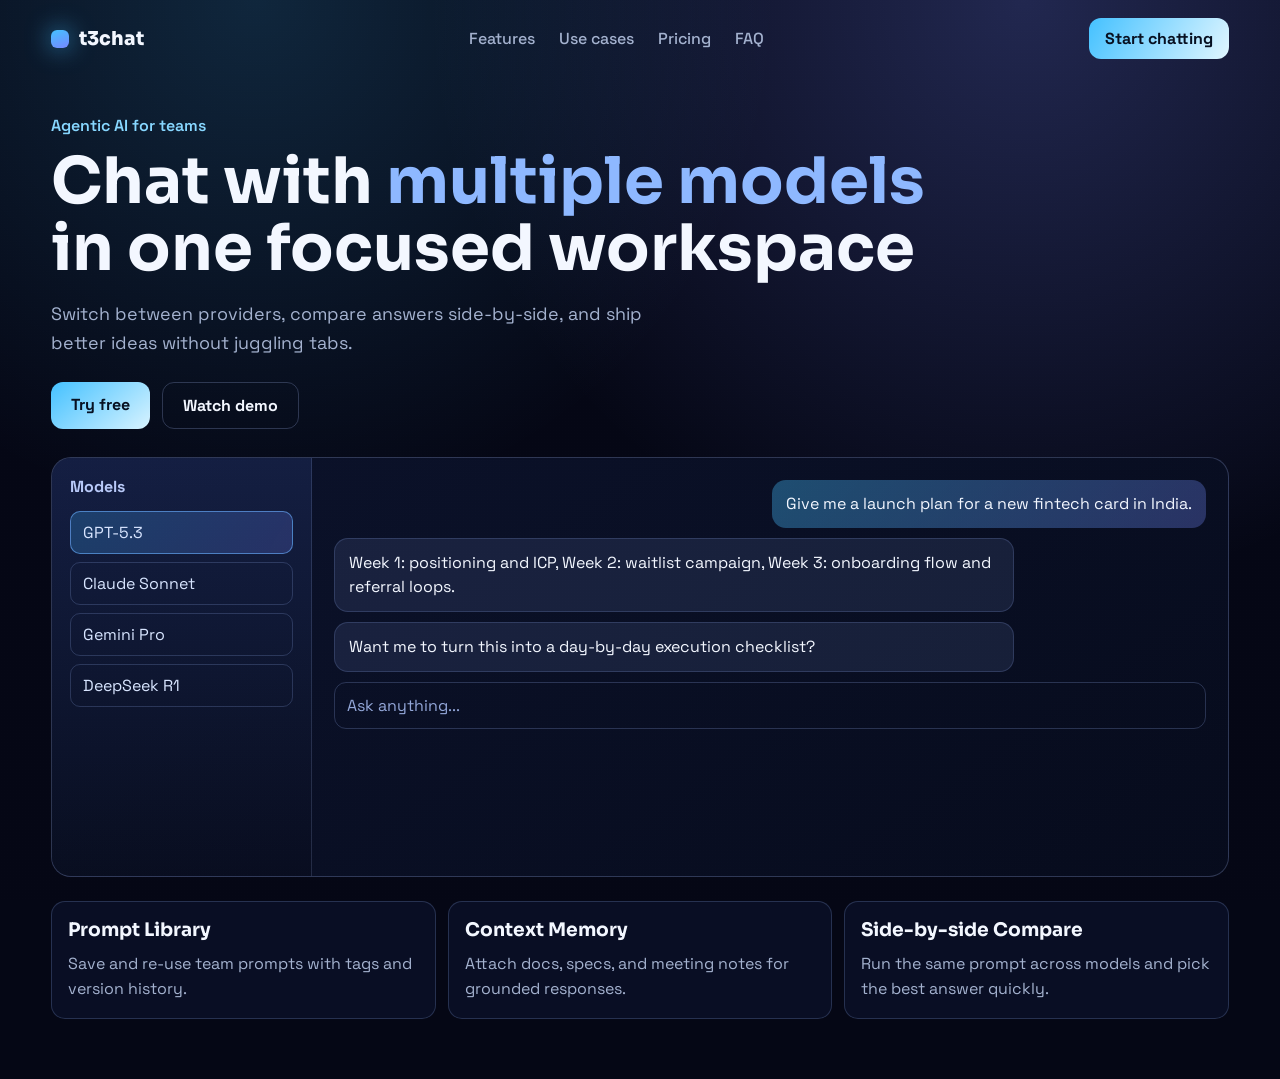
<file: Week-01/assignment-3/landing-1/index.html>
<!DOCTYPE html>
<html lang="en">

<head>
    <meta charset="UTF-8" />
    <meta name="viewport" content="width=device-width, initial-scale=1.0" />
    <title>T3Chat Style Landing</title>
    <link rel="preconnect" href="https://fonts.googleapis.com" />
    <link rel="preconnect" href="https://fonts.gstatic.com" crossorigin />
    <link href="https://fonts.googleapis.com/css2?family=Space+Grotesk:wght@400;500;700&family=Sora:wght@600;700;800&display=swap" rel="stylesheet" />
    <link rel="stylesheet" href="style.css" />
</head>

<body>
    <div class="noise"></div>
    <header class="site-header">
        <a href="#" class="logo">
            <span class="logo-mark"></span>
            t3chat
        </a>
        <nav class="main-nav" aria-label="Main navigation">
            <a href="#features">Features</a>
            <a href="#usecases">Use cases</a>
            <a href="#pricing">Pricing</a>
            <a href="#faq">FAQ</a>
        </nav>
        <a class="header-cta" href="#">Start chatting</a>
    </header>

    <main>
        <section class="hero">
            <p class="eyebrow">Agentic AI for teams</p>
            <h1>Chat with <span>multiple models</span> in one focused workspace</h1>
            <p class="subtext">Switch between providers, compare answers side-by-side, and ship better ideas without juggling tabs.</p>
            <div class="actions">
                <a href="#" class="btn-primary">Try free</a>
                <a href="#" class="btn-ghost">Watch demo</a>
            </div>

            <article class="demo-panel" aria-label="Product preview">
                <aside class="model-list">
                    <h2>Models</h2>
                    <button class="chip active">GPT-5.3</button>
                    <button class="chip">Claude Sonnet</button>
                    <button class="chip">Gemini Pro</button>
                    <button class="chip">DeepSeek R1</button>
                </aside>
                <section class="chat-area">
                    <div class="bubble user">Give me a launch plan for a new fintech card in India.</div>
                    <div class="bubble ai">Week 1: positioning and ICP, Week 2: waitlist campaign, Week 3: onboarding flow and referral loops.</div>
                    <div class="bubble ai">Want me to turn this into a day-by-day execution checklist?</div>
                    <div class="composer">Ask anything...</div>
                </section>
            </article>
        </section>

        <section id="features" class="feature-grid">
            <article>
                <h3>Prompt Library</h3>
                <p>Save and re-use team prompts with tags and version history.</p>
            </article>
            <article>
                <h3>Context Memory</h3>
                <p>Attach docs, specs, and meeting notes for grounded responses.</p>
            </article>
            <article>
                <h3>Side-by-side Compare</h3>
                <p>Run the same prompt across models and pick the best answer quickly.</p>
            </article>
        </section>
    </main>
</body>

</html>
</file>
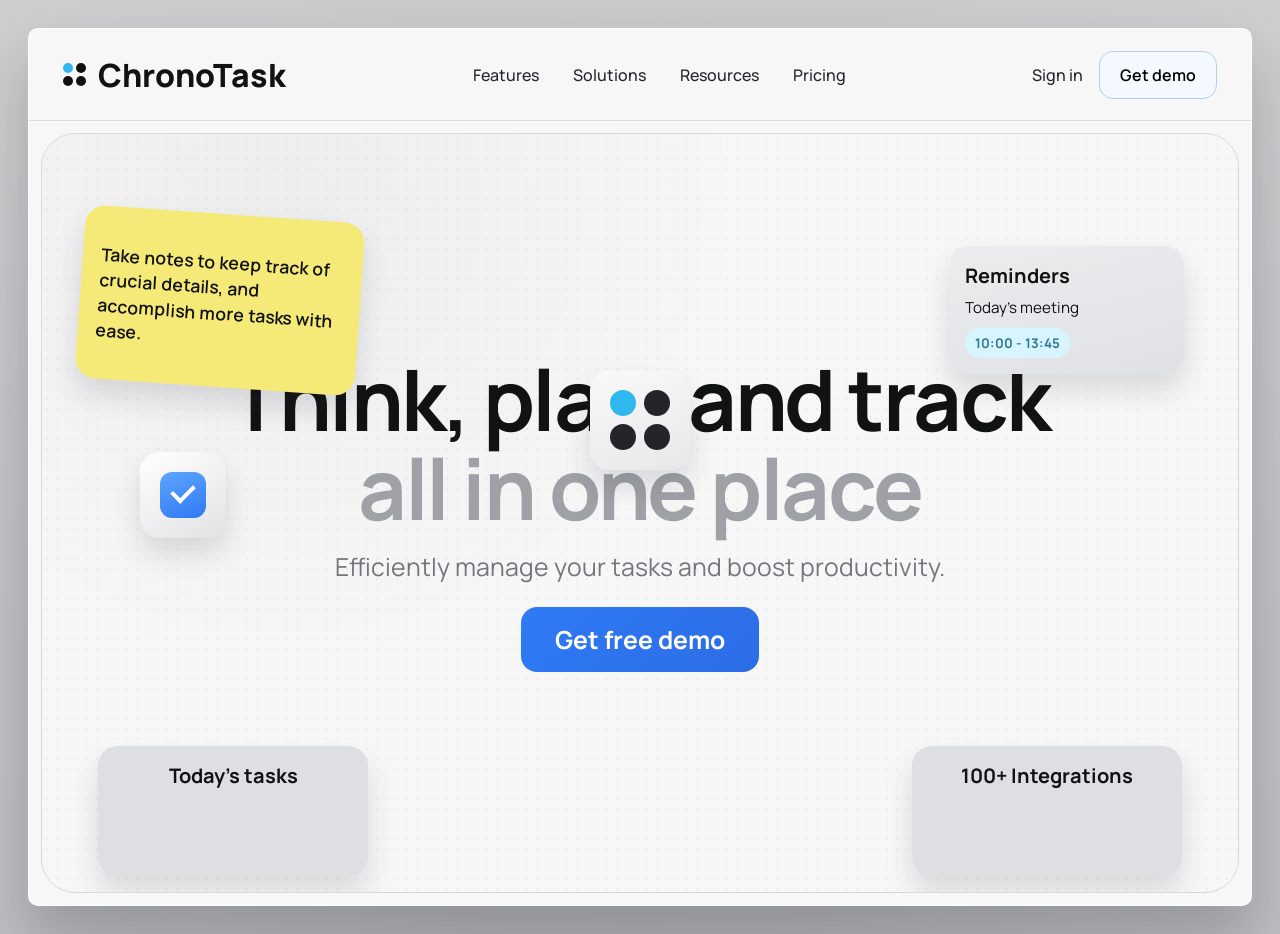
<file: Week-01/assignment-3/landing-2/index.html>
<!DOCTYPE html>
<html lang="en">

<head>
    <meta charset="UTF-8" />
    <meta name="viewport" content="width=device-width, initial-scale=1.0" />
    <title>ChronoTask Landing Clone</title>
    <link rel="preconnect" href="https://fonts.googleapis.com" />
    <link rel="preconnect" href="https://fonts.gstatic.com" crossorigin />
    <link href="https://fonts.googleapis.com/css2?family=Manrope:wght@400;500;600;700;800&display=swap" rel="stylesheet" />
    <link rel="stylesheet" href="style.css" />
</head>

<body>
    <main class="shell">
        <header class="topbar">
            <div class="brand">
                <span class="dot-grid"><i></i><i></i><i></i><i></i></span>
                <span>ChronoTask</span>
            </div>
            <nav>
                <a href="#">Features</a>
                <a href="#">Solutions</a>
                <a href="#">Resources</a>
                <a href="#">Pricing</a>
            </nav>
            <div class="auth">
                <a href="#">Sign in</a>
                <button type="button">Get demo</button>
            </div>
        </header>

        <section class="hero">
            <article class="float note-card left-note">
                <p>Take notes to keep track of crucial details, and accomplish more tasks with ease.</p>
            </article>
            <article class="float icon-card left-check">
                <span></span>
            </article>
            <article class="float tiny-card center-dots">
                <span></span><span></span><span></span><span></span>
            </article>
            <article class="float reminder right-reminder">
                <h4>Reminders</h4>
                <p>Today's meeting</p>
                <small>10:00 - 13:45</small>
            </article>
            <article class="float corner-card left-bottom">
                <h4>Today's tasks</h4>
            </article>
            <article class="float corner-card right-bottom">
                <h4>100+ Integrations</h4>
            </article>

            <h1>Think, plan, and track <span>all in one place</span></h1>
            <p>Efficiently manage your tasks and boost productivity.</p>
            <button type="button" class="demo-btn">Get free demo</button>
        </section>
    </main>
</body>

</html>
</file>
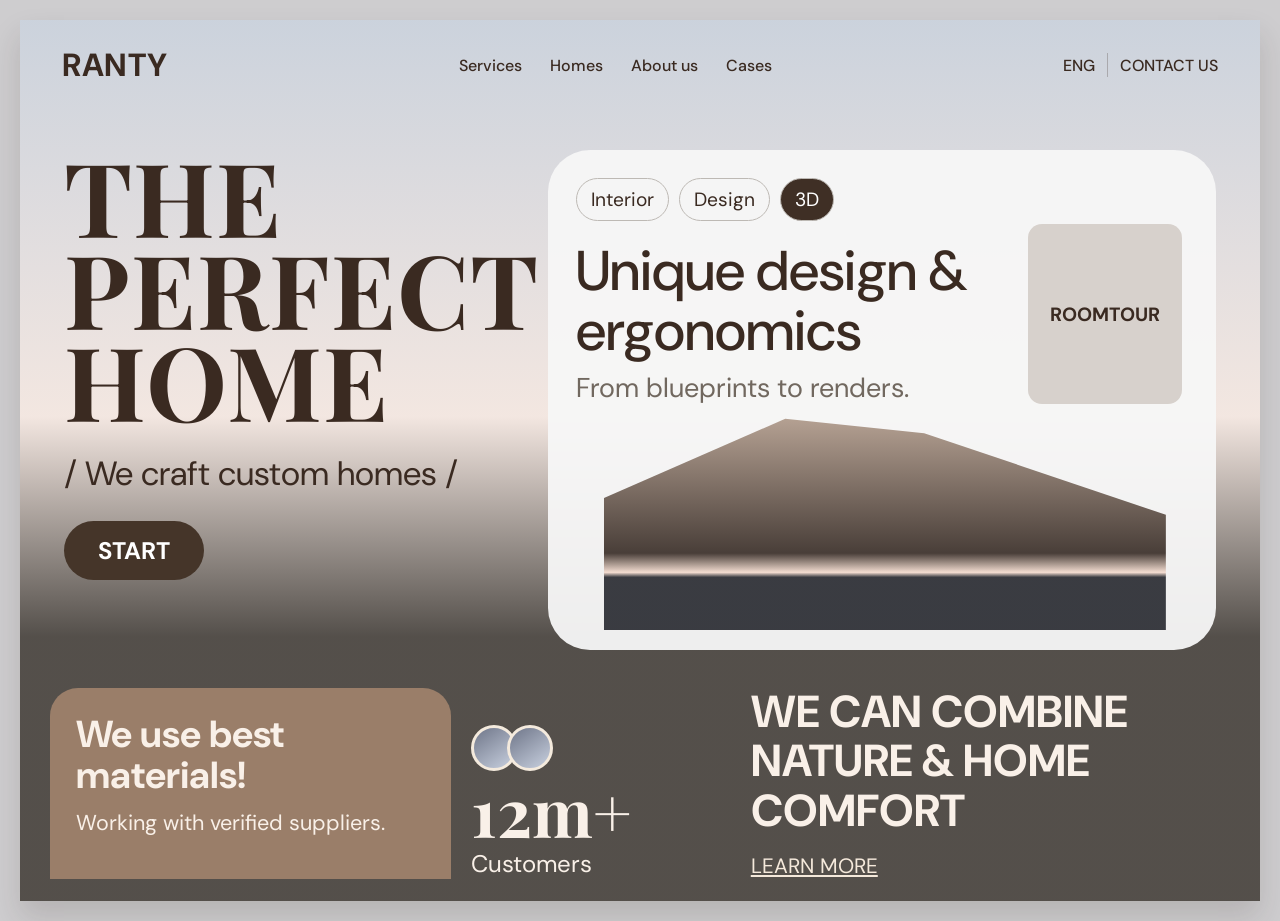
<file: Week-01/assignment-3/landing-3/index.html>
<!DOCTYPE html>
<html lang="en">

<head>
    <meta charset="UTF-8" />
    <meta name="viewport" content="width=device-width, initial-scale=1.0" />
    <title>Ranty Home Landing Clone</title>
    <link rel="preconnect" href="https://fonts.googleapis.com" />
    <link rel="preconnect" href="https://fonts.gstatic.com" crossorigin />
    <link href="https://fonts.googleapis.com/css2?family=DM+Sans:wght@400;500;700&family=Playfair+Display:wght@600;700&display=swap" rel="stylesheet" />
    <link rel="stylesheet" href="style.css" />
</head>

<body>
    <main class="shell">
        <header class="topbar">
            <div class="brand">RANTY</div>
            <nav>
                <a href="#">Services</a>
                <a href="#">Homes</a>
                <a href="#">About us</a>
                <a href="#">Cases</a>
            </nav>
            <div class="lang">ENG <span></span> CONTACT US</div>
        </header>

        <section class="hero">
            <div class="left-copy">
                <h1>THE <br />PERFECT <br />HOME</h1>
                <p>/ We craft custom homes /</p>
                <button type="button">START</button>
            </div>

            <div class="right-panel">
                <div class="pill-row">
                    <span>Interior</span>
                    <span>Design</span>
                    <span class="active">3D</span>
                </div>
                <h2>Unique design &amp;<br />ergonomics</h2>
                <p>From blueprints to renders.</p>
                <div class="room-card">ROOMTOUR</div>
                <div class="house"></div>
            </div>
        </section>

        <section class="bottom-strip">
            <article class="mat-card">
                <h3>We use best materials!</h3>
                <p>Working with verified suppliers.</p>
            </article>
            <article class="stats">
                <div class="avatars"><span></span><span></span></div>
                <h4>12m+</h4>
                <p>Customers</p>
            </article>
            <article class="comfort">
                <h3>WE CAN COMBINE NATURE &amp; HOME COMFORT</h3>
                <a href="#">LEARN MORE</a>
            </article>
        </section>
    </main>
</body>

</html>
</file>
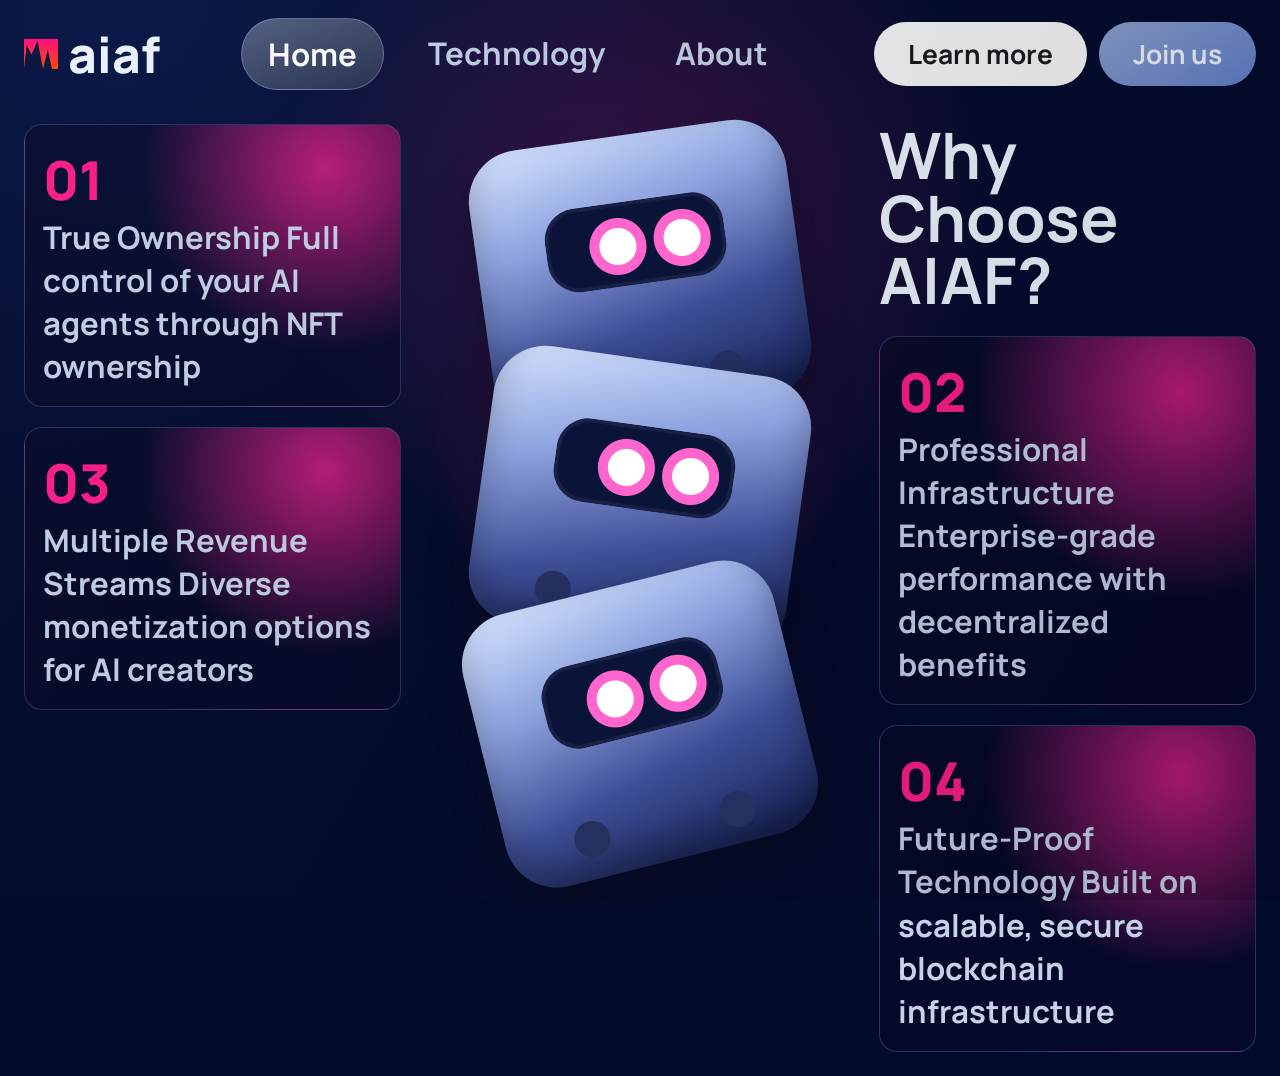
<file: Week-01/assignment-3/landing-4/index.html>
<!DOCTYPE html>
<html lang="en">

<head>
    <meta charset="UTF-8" />
    <meta name="viewport" content="width=device-width, initial-scale=1.0" />
    <title>AIAF Landing Clone</title>
    <link rel="preconnect" href="https://fonts.googleapis.com" />
    <link rel="preconnect" href="https://fonts.gstatic.com" crossorigin />
    <link href="https://fonts.googleapis.com/css2?family=Manrope:wght@500;600;700;800&display=swap" rel="stylesheet" />
    <link rel="stylesheet" href="style.css" />
</head>

<body>
    <div class="surface"></div>
    <header>
        <div class="logo"><span class="mark"></span>aiaf</div>
        <nav>
            <a class="active" href="#">Home</a>
            <a href="#">Technology</a>
            <a href="#">About</a>
        </nav>
        <div class="cta-group">
            <button class="light" type="button">Learn more</button>
            <button class="soft" type="button">Join us</button>
        </div>
    </header>

    <main class="layout">
        <section class="left-col">
            <article class="info-card">
                <h3>01</h3>
                <p>True Ownership Full control of your AI agents through NFT ownership</p>
            </article>
            <article class="info-card">
                <h3>03</h3>
                <p>Multiple Revenue Streams Diverse monetization options for AI creators</p>
            </article>
        </section>

        <section class="center-col">
            <div class="glow"></div>
            <div class="bot bot-1"></div>
            <div class="bot bot-2"></div>
            <div class="bot bot-3"></div>
        </section>

        <section class="right-col">
            <h1>Why Choose AIAF?</h1>
            <article class="info-card">
                <h3>02</h3>
                <p>Professional Infrastructure Enterprise-grade performance with decentralized benefits</p>
            </article>
            <article class="info-card">
                <h3>04</h3>
                <p>Future-Proof Technology Built on scalable, secure blockchain infrastructure</p>
            </article>
        </section>
    </main>
</body>

</html>
</file>
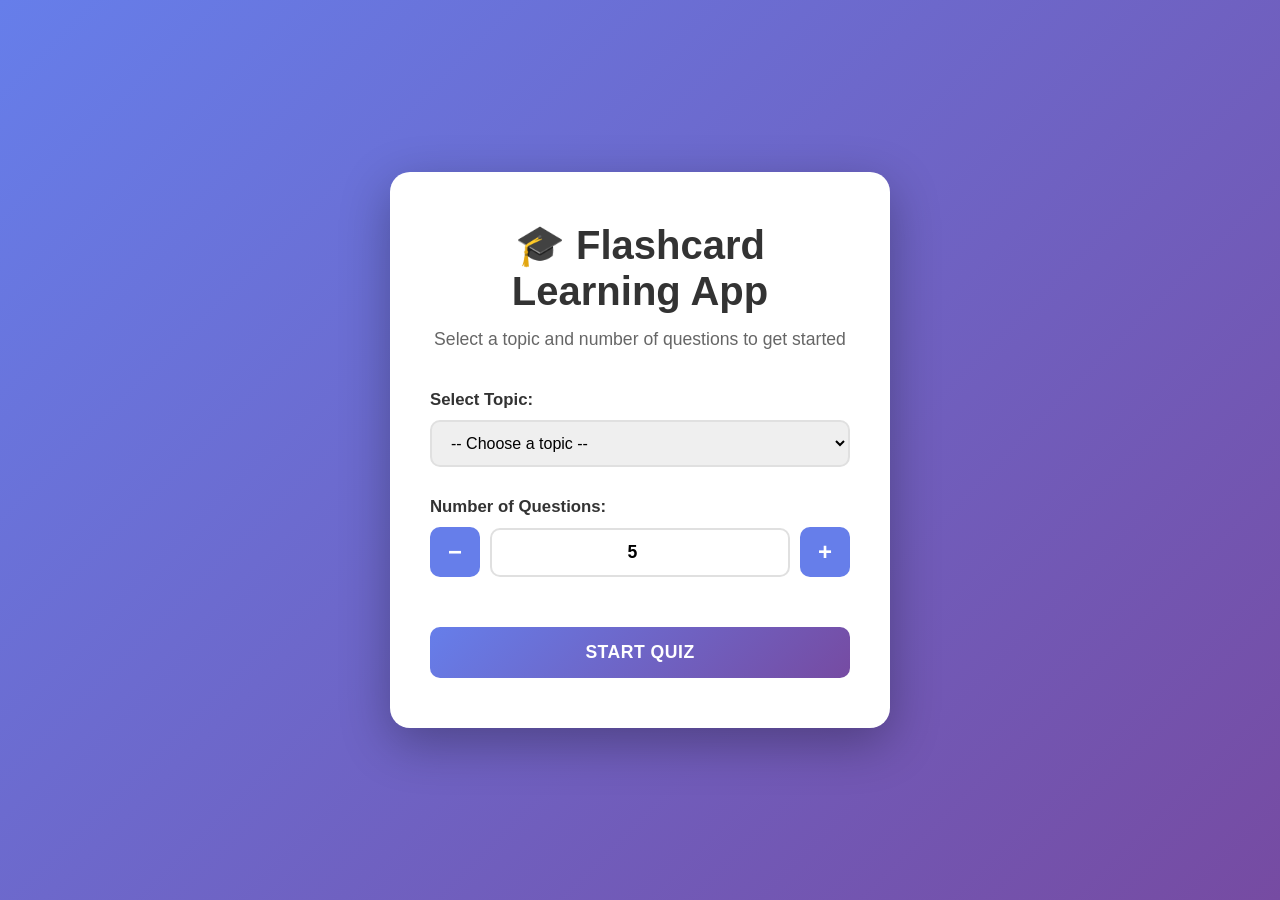
<file: Week-06/easy/flashcard-app/index.html>
<!DOCTYPE html>
<html lang="en">
<head>
    <meta charset="UTF-8">
    <meta name="viewport" content="width=device-width, initial-scale=1.0">
    <title>Flashcard Learning App</title>
    <link rel="stylesheet" href="style.css">
</head>
<body>
    <div class="container">
        <!-- Setup Screen -->
        <div id="setupScreen" class="screen active">
            <div class="setup-card">
                <h1>🎓 Flashcard Learning App</h1>
                <p class="subtitle">Select a topic and number of questions to get started</p>
                
                <div class="form-group">
                    <label for="topicSelect">Select Topic:</label>
                    <select id="topicSelect">
                        <option value="">-- Choose a topic --</option>
                        <option value="capitals">Capital Cities</option>
                        <option value="math">Math Basics</option>
                        <option value="science">Science Facts</option>
                        <option value="history">History Facts</option>
                        <option value="languages">Languages</option>
                    </select>
                </div>

                <div class="form-group">
                    <label for="questionCount">Number of Questions:</label>
                    <div class="question-count-input">
                        <button id="decreaseBtn" class="count-btn">−</button>
                        <input type="number" id="questionCount" min="1" max="20" value="5" readonly>
                        <button id="increaseBtn" class="count-btn">+</button>
                    </div>
                </div>

                <button id="startBtn" class="btn btn-primary">Start Quiz</button>
            </div>
        </div>

        <!-- Flashcard Screen -->
        <div id="flashcardScreen" class="screen">
            <div class="quiz-header">
                <div class="progress-info">
                    <span class="current-card">Card <span id="currentCard">1</span> of <span id="totalCards">5</span></span>
                    <div class="progress-bar">
                        <div id="progressFill" class="progress-fill"></div>
                    </div>
                </div>
                <button id="quitBtn" class="btn btn-secondary">Quit Quiz</button>
            </div>

            <div class="flashcard-container">
                <div id="flashcard" class="flashcard">
                    <div class="flashcard-inner">
                        <div class="flashcard-front">
                            <p id="questionText">Question</p>
                        </div>
                        <div class="flashcard-back">
                            <p id="answerText">Answer</p>
                        </div>
                    </div>
                </div>
                <p class="flip-hint">Click card to reveal answer</p>
            </div>

            <div class="answer-buttons">
                <button id="incorrectBtn" class="btn btn-incorrect">❌ Incorrect</button>
                <button id="correctBtn" class="btn btn-correct">✓ Correct</button>
            </div>
        </div>

        <!-- Results Screen -->
        <div id="resultsScreen" class="screen">
            <div class="results-card">
                <h1>Quiz Complete!</h1>
                <div class="score-display">
                    <div class="score-circle">
                        <span id="finalScore">15</span>
                        <span class="score-label">out of</span>
                        <span id="finalTotal">20</span>
                    </div>
                </div>
                <div class="score-percentage">
                    <p id="scorePercentage">75%</p>
                    <p class="performance-message" id="performanceMessage">Great job!</p>
                </div>

                <div class="results-breakdown">
                    <div class="result-item correct">
                        <span class="result-icon">✓</span>
                        <span class="result-text">Correct</span>
                        <span class="result-count" id="correctCount">15</span>
                    </div>
                    <div class="result-item incorrect">
                        <span class="result-icon">❌</span>
                        <span class="result-text">Incorrect</span>
                        <span class="result-count" id="incorrectCount">5</span>
                    </div>
                </div>

                <div class="button-group">
                    <button id="retryBtn" class="btn btn-primary">Retry</button>
                    <button id="changeTopicBtn" class="btn btn-secondary">Change Topic</button>
                </div>
            </div>
        </div>
    </div>

    <script src="script.js"></script>
</body>
</html>
</file>
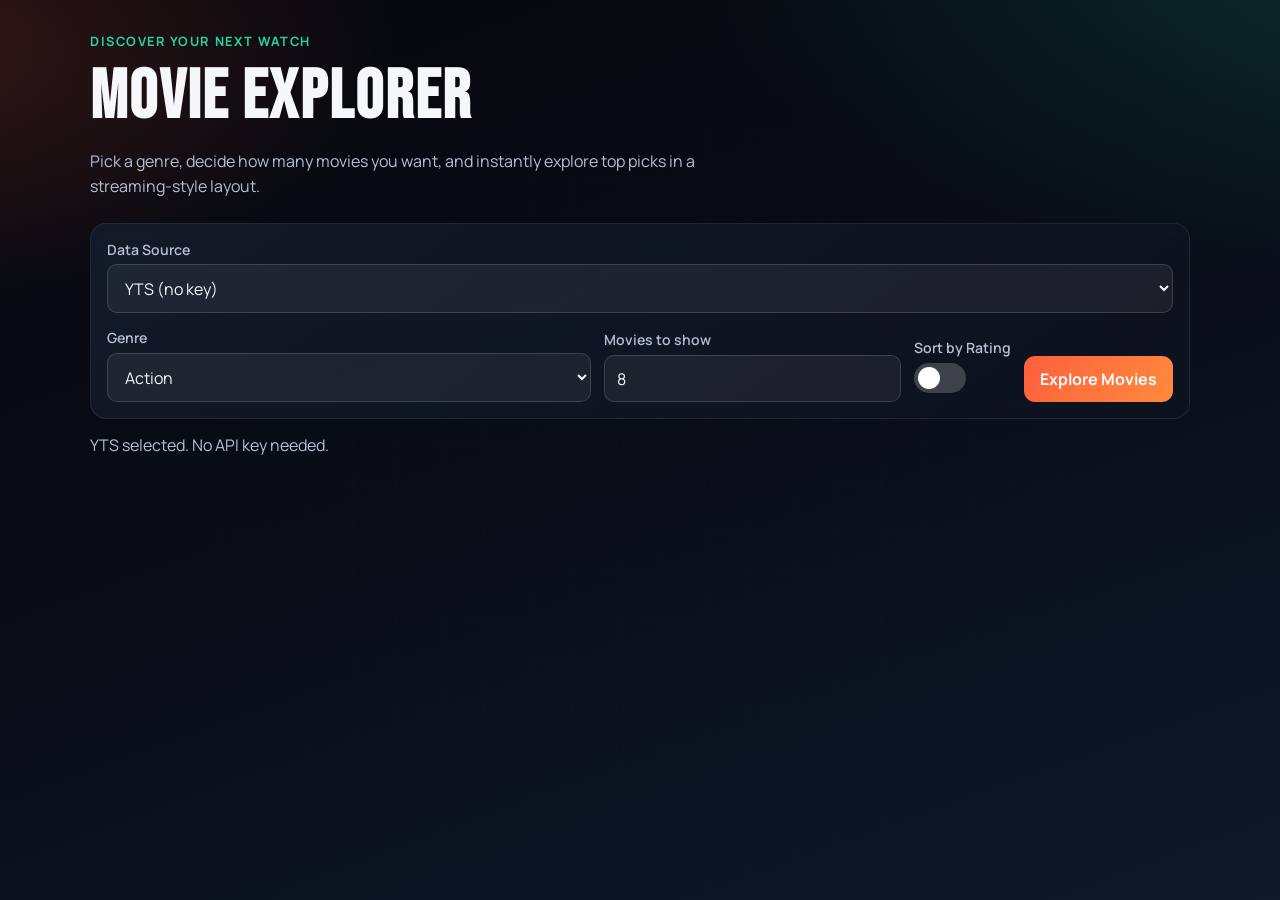
<file: Week-06/easy/movie-explorer/index.html>
<!DOCTYPE html>
<html lang="en">
  <head>
    <meta charset="UTF-8" />
    <meta name="viewport" content="width=device-width, initial-scale=1.0" />
    <title>Movie Explorer</title>
    <link rel="preconnect" href="https://fonts.googleapis.com" />
    <link rel="preconnect" href="https://fonts.gstatic.com" crossorigin />
    <link
      href="https://fonts.googleapis.com/css2?family=Bebas+Neue&family=Manrope:wght@400;500;600;700;800&display=swap"
      rel="stylesheet"
    />
    <link rel="stylesheet" href="./styles.css" />
  </head>
  <body>
    <div class="backdrop"></div>
    <header class="hero">
      <p class="kicker">Discover your next watch</p>
      <h1>Movie Explorer</h1>
      <p class="subtitle">
        Pick a genre, decide how many movies you want, and instantly explore top picks in a streaming-style layout.
      </p>
    </header>

    <main class="container">
      <section class="controls" aria-label="Movie filters">
        <div class="control-group source-group">
          <label for="sourceSelect">Data Source</label>
          <select id="sourceSelect" aria-label="Select data source">
            <option value="yts">YTS (no key)</option>
            <option value="tmdb">TMDB (API key required)</option>
          </select>
        </div>

        <div class="control-group key-group">
          <label for="apiKey">TMDB API Key</label>
          <div class="key-row">
            <input
              id="apiKey"
              type="password"
              placeholder="Enter TMDB key if you use TMDB source"
              autocomplete="off"
            />
            <button id="saveKeyBtn" type="button">Save Key</button>
          </div>
          <small>
            Use YTS for a no-key option, or create a free key at
            <a href="https://www.themoviedb.org/settings/api" target="_blank" rel="noreferrer"
              >TMDB</a
            >
            for TMDB data.
          </small>
        </div>

        <div class="control-row">
          <div class="control-group">
            <label for="genreSelect">Genre</label>
            <select id="genreSelect" aria-label="Select genre">
              <option value="28">Action</option>
              <option value="12">Adventure</option>
              <option value="16">Animation</option>
              <option value="35">Comedy</option>
              <option value="80">Crime</option>
              <option value="99">Documentary</option>
              <option value="18">Drama</option>
              <option value="10751">Family</option>
              <option value="14">Fantasy</option>
              <option value="36">History</option>
              <option value="27">Horror</option>
              <option value="10402">Music</option>
              <option value="9648">Mystery</option>
              <option value="10749">Romance</option>
              <option value="878">Science Fiction</option>
              <option value="53">Thriller</option>
            </select>
          </div>

          <div class="control-group">
            <label for="movieCount">Movies to show</label>
            <input id="movieCount" type="number" min="1" max="20" value="8" />
          </div>

          <div class="control-group switch-group">
            <span>Sort by Rating</span>
            <label class="switch" for="sortToggle">
              <input id="sortToggle" type="checkbox" />
              <span class="slider"></span>
            </label>
          </div>

          <button id="fetchBtn" class="fetch-btn" type="button">Explore Movies</button>
        </div>
      </section>

      <section class="status-wrap" aria-live="polite">
        <p id="statusMessage" class="status"></p>
      </section>

      <section id="movieGrid" class="movie-grid" aria-label="Movie results"></section>
    </main>

    <template id="movieCardTemplate">
      <article class="movie-card">
        <img class="poster" alt="" loading="lazy" />
        <div class="card-content">
          <div class="title-row">
            <h2 class="title"></h2>
            <span class="rating"></span>
          </div>
          <p class="overview"></p>
        </div>
      </article>
    </template>

    <script src="./script.js"></script>
  </body>
</html>
</file>
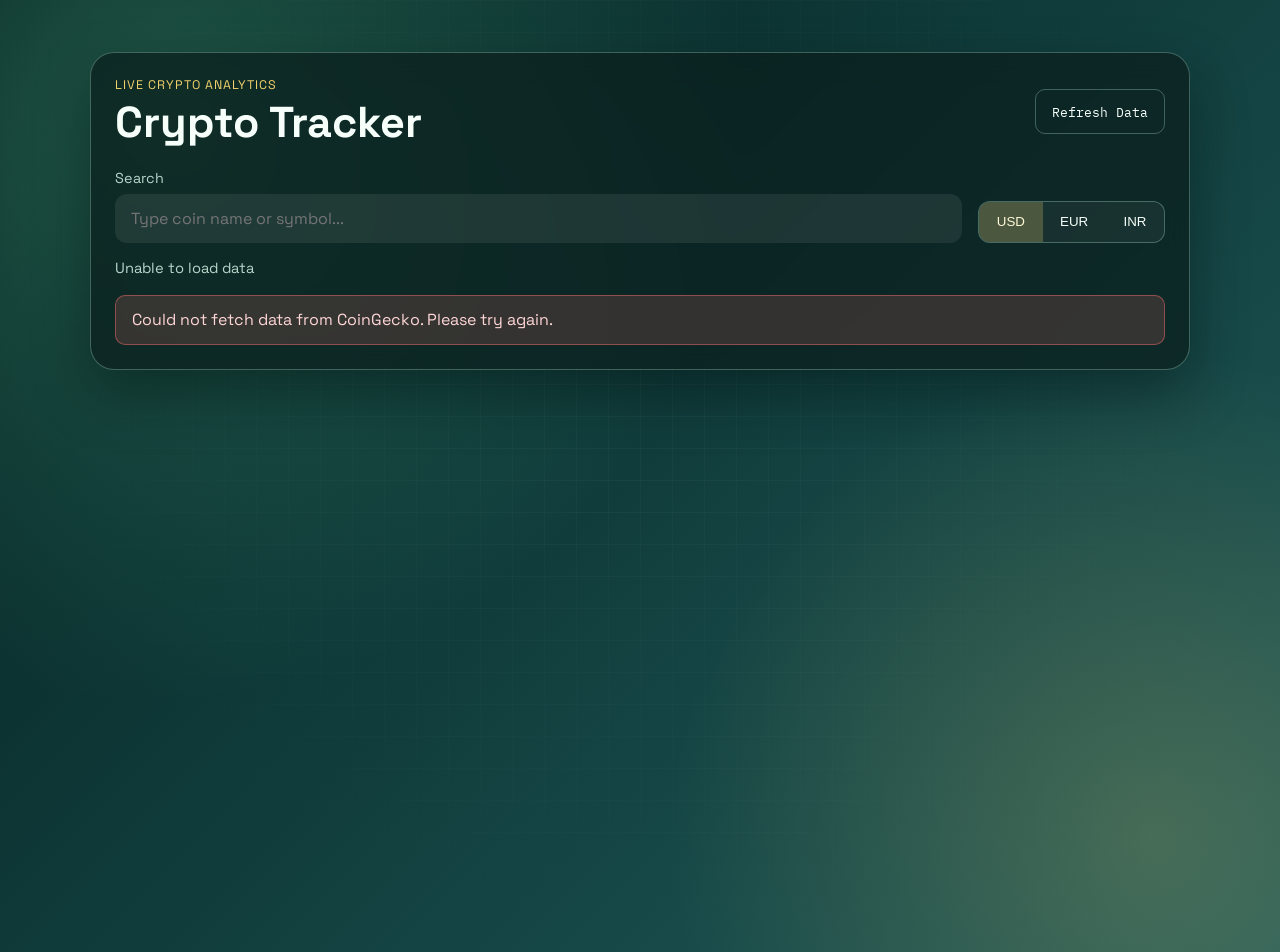
<file: Week-06/hard/crypto-tracker/index.html>
<!DOCTYPE html>
<html lang="en">
<head>
  <meta charset="UTF-8" />
  <meta name="viewport" content="width=device-width, initial-scale=1.0" />
  <title>Crypto Tracker Dashboard</title>
  <link rel="preconnect" href="https://fonts.googleapis.com" />
  <link rel="preconnect" href="https://fonts.gstatic.com" crossorigin />
  <link href="https://fonts.googleapis.com/css2?family=Space+Grotesk:wght@400;500;600;700&family=IBM+Plex+Mono:wght@400;500&display=swap" rel="stylesheet" />
  <link rel="stylesheet" href="styles.css" />
</head>
<body>
  <div class="app-background" aria-hidden="true"></div>

  <main class="dashboard">
    <header class="dashboard-header">
      <div>
        <p class="eyebrow">Live Crypto Analytics</p>
        <h1>Crypto Tracker</h1>
      </div>
      <button id="refreshButton" class="refresh-btn" type="button">Refresh Data</button>
    </header>

    <section class="controls" aria-label="Filters and currency selector">
      <label class="search-box" for="searchInput">
        <span class="search-label">Search</span>
        <input
          id="searchInput"
          type="text"
          placeholder="Type coin name or symbol..."
          autocomplete="off"
        />
      </label>

      <div class="currency-switch" role="group" aria-label="Currency switcher">
        <button class="currency-btn is-active" data-currency="usd" type="button">USD</button>
        <button class="currency-btn" data-currency="eur" type="button">EUR</button>
        <button class="currency-btn" data-currency="inr" type="button">INR</button>
      </div>
    </section>

    <section class="summary" aria-live="polite">
      <p id="resultMeta">Loading live market data...</p>
    </section>

    <section class="content">
      <div id="status" class="status" role="status" aria-live="polite"></div>

      <div class="table-wrap" id="tableWrap" hidden>
        <table>
          <thead>
            <tr>
              <th>#</th>
              <th>Coin</th>
              <th>Price</th>
              <th>24h Change</th>
              <th>Market Cap</th>
              <th>Volume</th>
            </tr>
          </thead>
          <tbody id="cryptoTableBody"></tbody>
        </table>
      </div>
    </section>
  </main>

  <script src="script.js"></script>
</body>
</html>
</file>
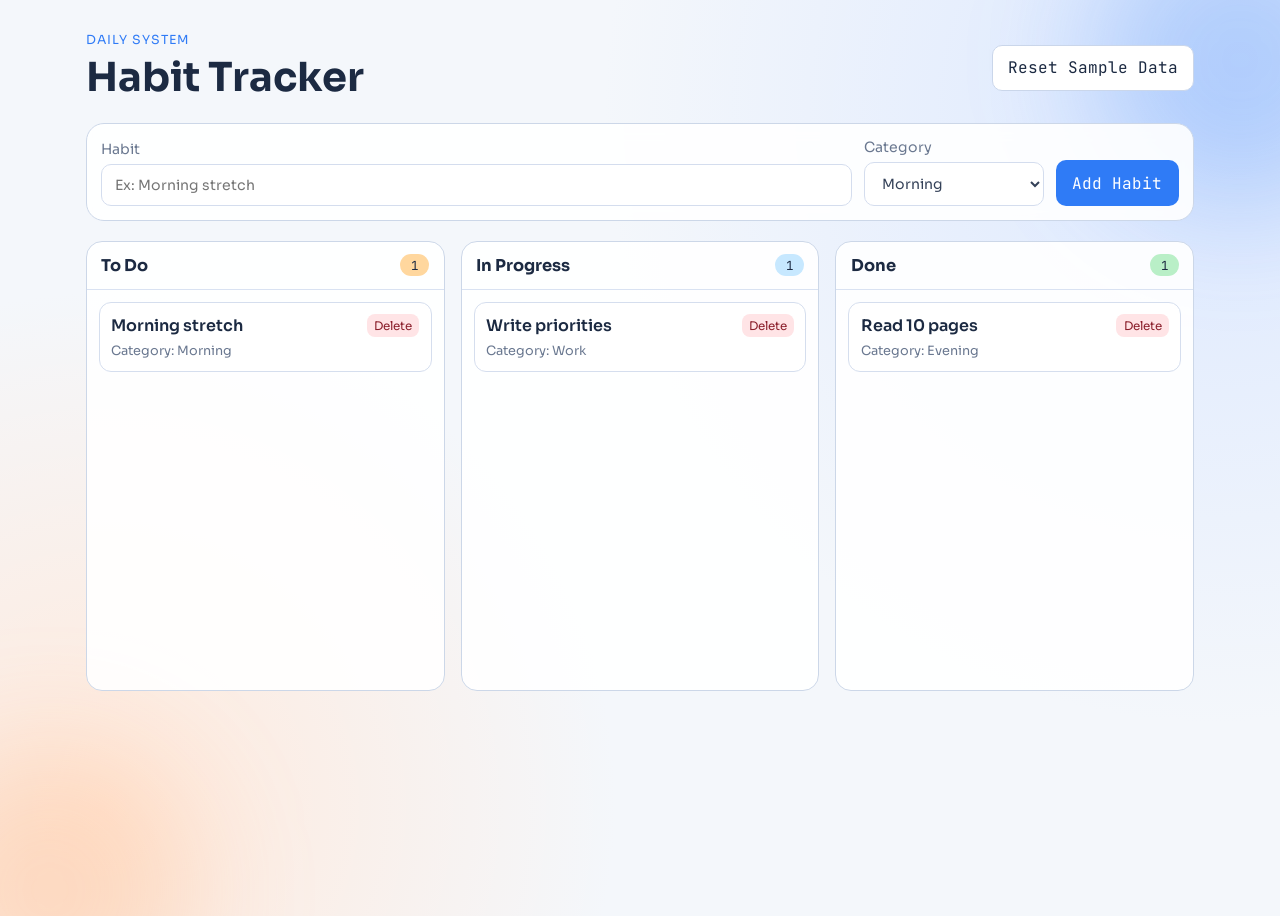
<file: Week-06/hard/habit-tracker/index.html>
<!DOCTYPE html>
<html lang="en">
<head>
  <meta charset="UTF-8" />
  <meta name="viewport" content="width=device-width, initial-scale=1.0" />
  <title>Habit Tracker Board</title>
  <link rel="preconnect" href="https://fonts.googleapis.com" />
  <link rel="preconnect" href="https://fonts.gstatic.com" crossorigin />
  <link href="https://fonts.googleapis.com/css2?family=Sora:wght@400;500;600;700&family=JetBrains+Mono:wght@400;500&display=swap" rel="stylesheet" />
  <link rel="stylesheet" href="styles.css" />
</head>
<body>
  <div class="bg-shape bg-shape-one" aria-hidden="true"></div>
  <div class="bg-shape bg-shape-two" aria-hidden="true"></div>

  <main class="app">
    <header class="app-header">
      <div>
        <p class="eyebrow">Daily System</p>
        <h1>Habit Tracker</h1>
      </div>
      <button id="resetButton" class="ghost-btn" type="button">Reset Sample Data</button>
    </header>

    <section class="creator" aria-label="Add new habit">
      <label>
        Habit
        <input id="habitInput" type="text" placeholder="Ex: Morning stretch" maxlength="80" />
      </label>
      <label>
        Category
        <select id="categorySelect">
          <option value="Morning">Morning</option>
          <option value="Work">Work</option>
          <option value="Evening">Evening</option>
        </select>
      </label>
      <button id="addHabitButton" class="primary-btn" type="button">Add Habit</button>
    </section>

    <section class="board" aria-label="Habit board">
      <article class="column" data-status="todo">
        <header>
          <h2>To Do</h2>
          <span id="todoCount" class="count">0</span>
        </header>
        <div class="drop-zone" id="todoZone" data-status="todo" aria-label="To do habits"></div>
      </article>

      <article class="column" data-status="inprogress">
        <header>
          <h2>In Progress</h2>
          <span id="inprogressCount" class="count">0</span>
        </header>
        <div class="drop-zone" id="inprogressZone" data-status="inprogress" aria-label="In progress habits"></div>
      </article>

      <article class="column" data-status="done">
        <header>
          <h2>Done</h2>
          <span id="doneCount" class="count">0</span>
        </header>
        <div class="drop-zone" id="doneZone" data-status="done" aria-label="Done habits"></div>
      </article>
    </section>
  </main>

  <script src="script.js"></script>
</body>
</html>
</file>
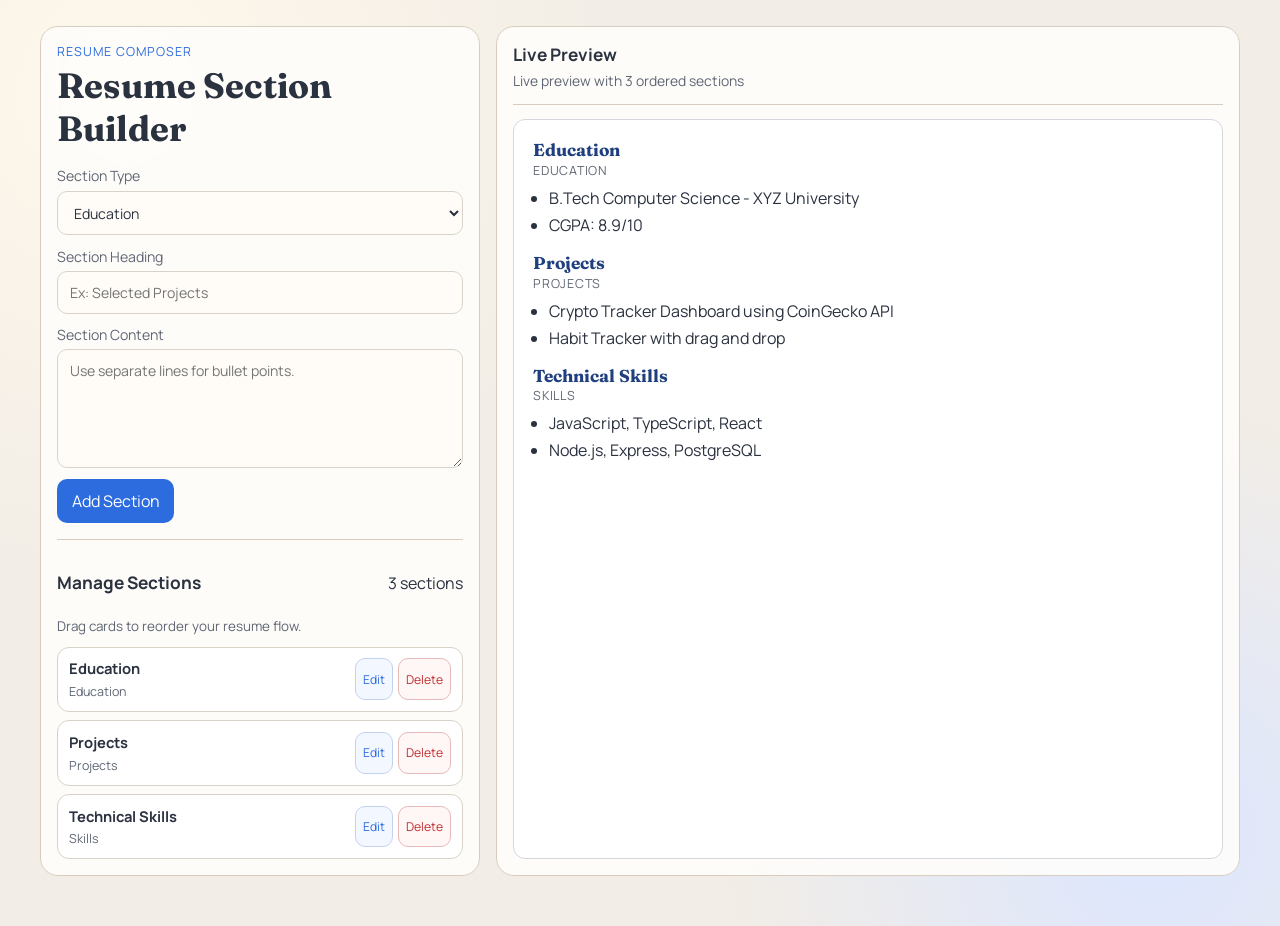
<file: Week-06/hard/resume-builder/index.html>
<!DOCTYPE html>
<html lang="en">
<head>
  <meta charset="UTF-8" />
  <meta name="viewport" content="width=device-width, initial-scale=1.0" />
  <title>Resume Section Builder</title>
  <link rel="preconnect" href="https://fonts.googleapis.com" />
  <link rel="preconnect" href="https://fonts.gstatic.com" crossorigin />
  <link href="https://fonts.googleapis.com/css2?family=Manrope:wght@400;500;600;700&family=Fraunces:opsz,wght@9..144,500;9..144,700&display=swap" rel="stylesheet" />
  <link rel="stylesheet" href="styles.css" />
</head>
<body>
  <div class="grain" aria-hidden="true"></div>
  <main class="layout">
    <section class="editor-panel" aria-label="Resume section editor">
      <header>
        <p class="eyebrow">Resume Composer</p>
        <h1>Resume Section Builder</h1>
      </header>

      <form id="sectionForm" class="section-form">
        <label>
          Section Type
          <select id="sectionType" required>
            <option value="Education">Education</option>
            <option value="Skills">Skills</option>
            <option value="Projects">Projects</option>
            <option value="Experience">Experience</option>
            <option value="Certifications">Certifications</option>
            <option value="Custom">Custom</option>
          </select>
        </label>

        <label>
          Section Heading
          <input id="sectionTitle" type="text" maxlength="80" placeholder="Ex: Selected Projects" required />
        </label>

        <label>
          Section Content
          <textarea id="sectionContent" rows="5" placeholder="Use separate lines for bullet points." required></textarea>
        </label>

        <div class="form-actions">
          <button id="submitButton" type="submit" class="primary-btn">Add Section</button>
          <button id="cancelEditButton" type="button" class="ghost-btn" hidden>Cancel Edit</button>
        </div>
      </form>

      <section class="manager" aria-label="Section manager">
        <div class="manager-head">
          <h2>Manage Sections</h2>
          <p id="sectionCount">0 sections</p>
        </div>
        <p class="hint">Drag cards to reorder your resume flow.</p>
        <div id="sectionList" class="section-list"></div>
      </section>
    </section>

    <section class="preview-panel" aria-label="Live resume preview">
      <header class="preview-head">
        <h2>Live Preview</h2>
        <p id="previewMeta">Your arranged sections appear here instantly.</p>
      </header>

      <article class="resume-sheet" id="resumePreview"></article>
    </section>
  </main>

  <script src="script.js"></script>
</body>
</html>
</file>
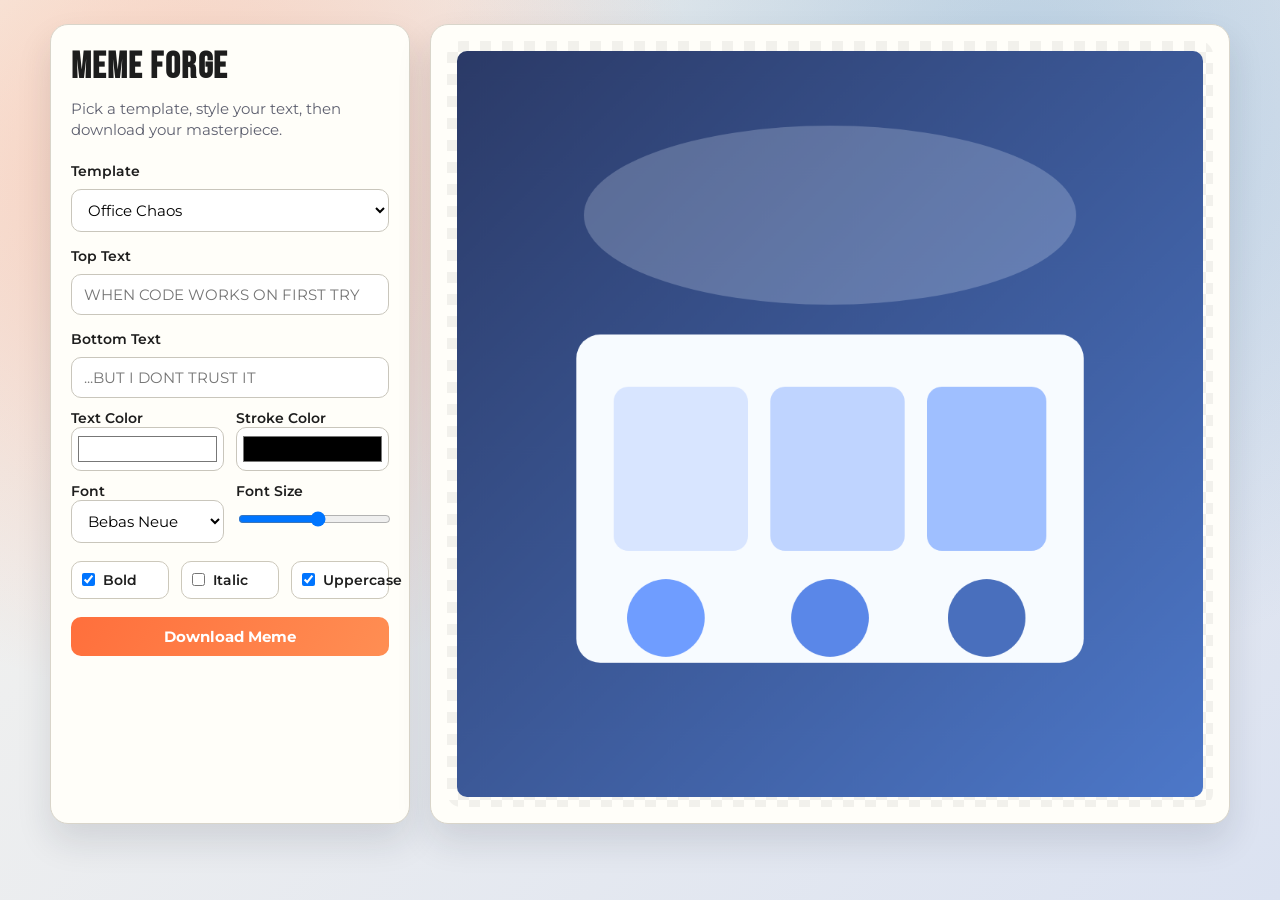
<file: Week-06/medium/meme-generator/index.html>
<!doctype html>
<html lang="en">
  <head>
    <meta charset="UTF-8" />
    <meta name="viewport" content="width=device-width, initial-scale=1.0" />
    <title>Meme Generator</title>
    <link rel="preconnect" href="https://fonts.googleapis.com" />
    <link rel="preconnect" href="https://fonts.gstatic.com" crossorigin />
    <link
      href="https://fonts.googleapis.com/css2?family=Bebas+Neue&family=Montserrat:wght@400;600;700&display=swap"
      rel="stylesheet"
    />
    <link rel="stylesheet" href="styles.css" />
  </head>
  <body>
    <main class="app-shell">
      <section class="panel controls" aria-label="Meme controls">
        <h1>Meme Forge</h1>
        <p class="subtitle">Pick a template, style your text, then download your masterpiece.</p>

        <label for="templateSelect">Template</label>
        <select id="templateSelect" aria-label="Choose meme template"></select>

        <label for="topText">Top Text</label>
        <input id="topText" type="text" placeholder="WHEN CODE WORKS ON FIRST TRY" maxlength="100" />

        <label for="bottomText">Bottom Text</label>
        <input id="bottomText" type="text" placeholder="...BUT I DONT TRUST IT" maxlength="100" />

        <div class="row two-col">
          <div>
            <label for="textColor">Text Color</label>
            <input id="textColor" type="color" value="#ffffff" />
          </div>
          <div>
            <label for="strokeColor">Stroke Color</label>
            <input id="strokeColor" type="color" value="#000000" />
          </div>
        </div>

        <div class="row two-col">
          <div>
            <label for="fontFamily">Font</label>
            <select id="fontFamily">
              <option value="'Bebas Neue', Impact, sans-serif">Bebas Neue</option>
              <option value="Impact, Arial Black, sans-serif">Impact</option>
              <option value="'Montserrat', Arial, sans-serif">Montserrat</option>
              <option value="'Trebuchet MS', Arial, sans-serif">Trebuchet</option>
            </select>
          </div>
          <div>
            <label for="fontSize">Font Size</label>
            <input id="fontSize" type="range" min="26" max="86" value="58" />
          </div>
        </div>

        <div class="row toggle-group" role="group" aria-label="Text styles">
          <label class="checkbox-label" for="isBold">
            <input id="isBold" type="checkbox" checked />
            Bold
          </label>
          <label class="checkbox-label" for="isItalic">
            <input id="isItalic" type="checkbox" />
            Italic
          </label>
          <label class="checkbox-label" for="isUppercase">
            <input id="isUppercase" type="checkbox" checked />
            Uppercase
          </label>
        </div>

        <button id="downloadBtn" class="download-btn" type="button">Download Meme</button>
      </section>

      <section class="panel preview" aria-label="Meme preview">
        <div class="canvas-wrap">
          <canvas id="memeCanvas" width="1000" height="1000"></canvas>
        </div>
      </section>
    </main>

    <script src="script.js"></script>
  </body>
</html>
</file>
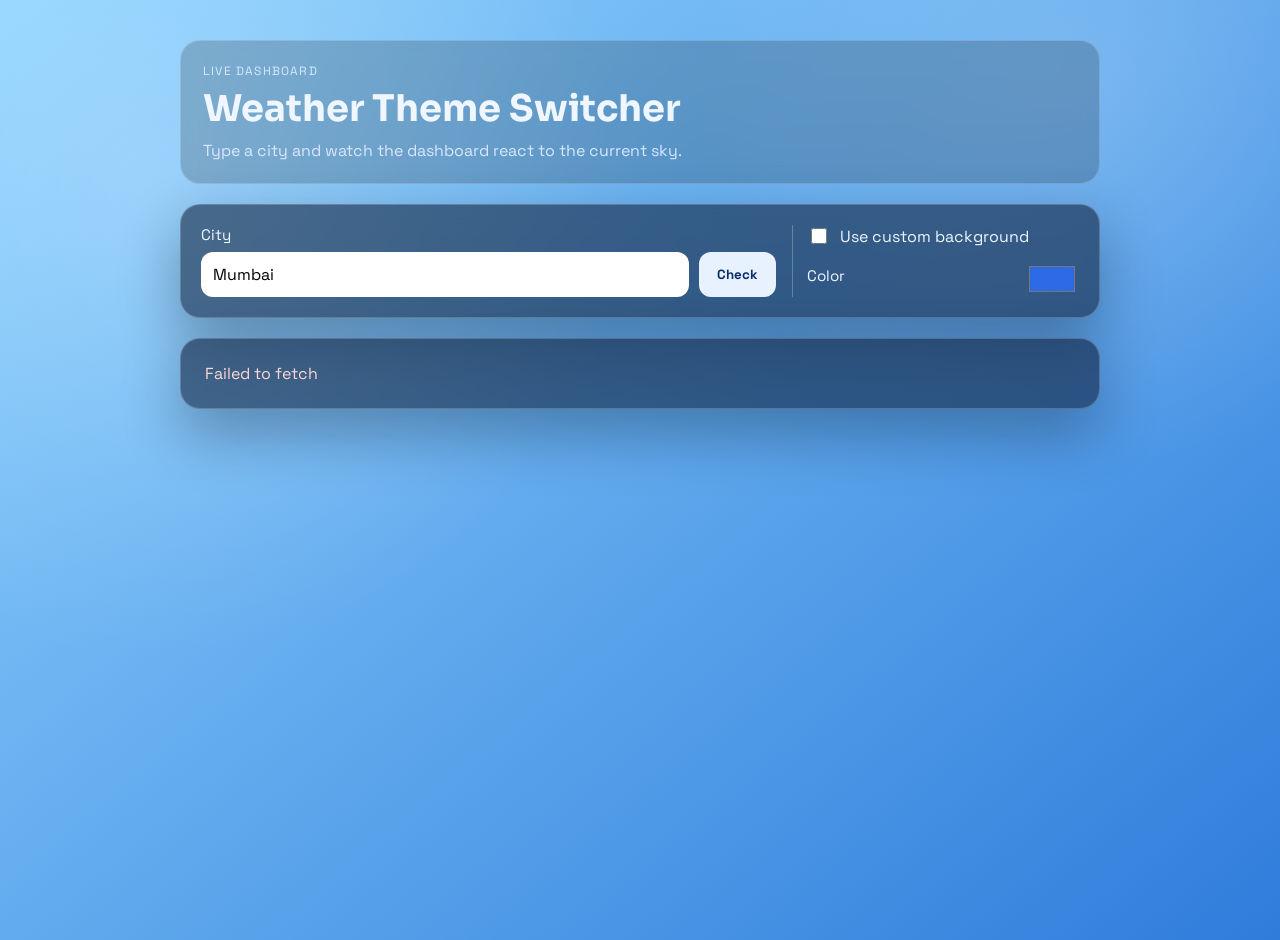
<file: Week-06/medium/weather-switcher/index.html>
<!DOCTYPE html>
<html lang="en">
  <head>
    <meta charset="UTF-8" />
    <meta name="viewport" content="width=device-width, initial-scale=1.0" />
    <title>Weather Theme Switcher</title>
    <link rel="preconnect" href="https://fonts.googleapis.com" />
    <link rel="preconnect" href="https://fonts.gstatic.com" crossorigin />
    <link
      href="https://fonts.googleapis.com/css2?family=Space+Grotesk:wght@400;500;700&family=Sora:wght@500;700&display=swap"
      rel="stylesheet"
    />
    <link rel="stylesheet" href="styles.css" />
  </head>
  <body class="theme-clear-day">
    <main class="app-shell">
      <header class="heading-block">
        <p class="eyebrow">Live Dashboard</p>
        <h1>Weather Theme Switcher</h1>
        <p class="subtitle">Type a city and watch the dashboard react to the current sky.</p>
      </header>

      <section class="control-panel" aria-label="Weather controls">
        <form id="weather-form" class="weather-form">
          <label for="city-input">City</label>
          <div class="input-row">
            <input
              id="city-input"
              name="city"
              type="text"
              placeholder="Try Bengaluru, Tokyo, Nairobi..."
              autocomplete="off"
              required
            />
            <button type="submit">Check</button>
          </div>
        </form>

        <div class="override-panel">
          <label class="toggle-row" for="override-toggle">
            <input type="checkbox" id="override-toggle" />
            <span>Use custom background</span>
          </label>
          <div class="color-row">
            <label for="override-color">Color</label>
            <input id="override-color" type="color" value="#2c6be5" disabled />
          </div>
        </div>
      </section>

      <section class="weather-card" aria-live="polite" aria-atomic="true">
        <p id="status" class="status">Search for a city to load weather.</p>

        <div id="weather-content" class="weather-content hidden">
          <div class="city-row">
            <h2 id="city-name">-</h2>
            <p id="condition-label">-</p>
          </div>

          <div class="metric-row">
            <p id="weather-icon" class="icon" aria-hidden="true">☀️</p>
            <p class="temperature"><span id="temp-value">--</span><span>°C</span></p>
          </div>

          <div class="meta-grid">
            <p><span>Wind</span><strong id="wind-speed">-- km/h</strong></p>
            <p><span>Local Time</span><strong id="local-time">--:--</strong></p>
          </div>
        </div>
      </section>
    </main>

    <script src="script.js"></script>
  </body>
</html>
</file>
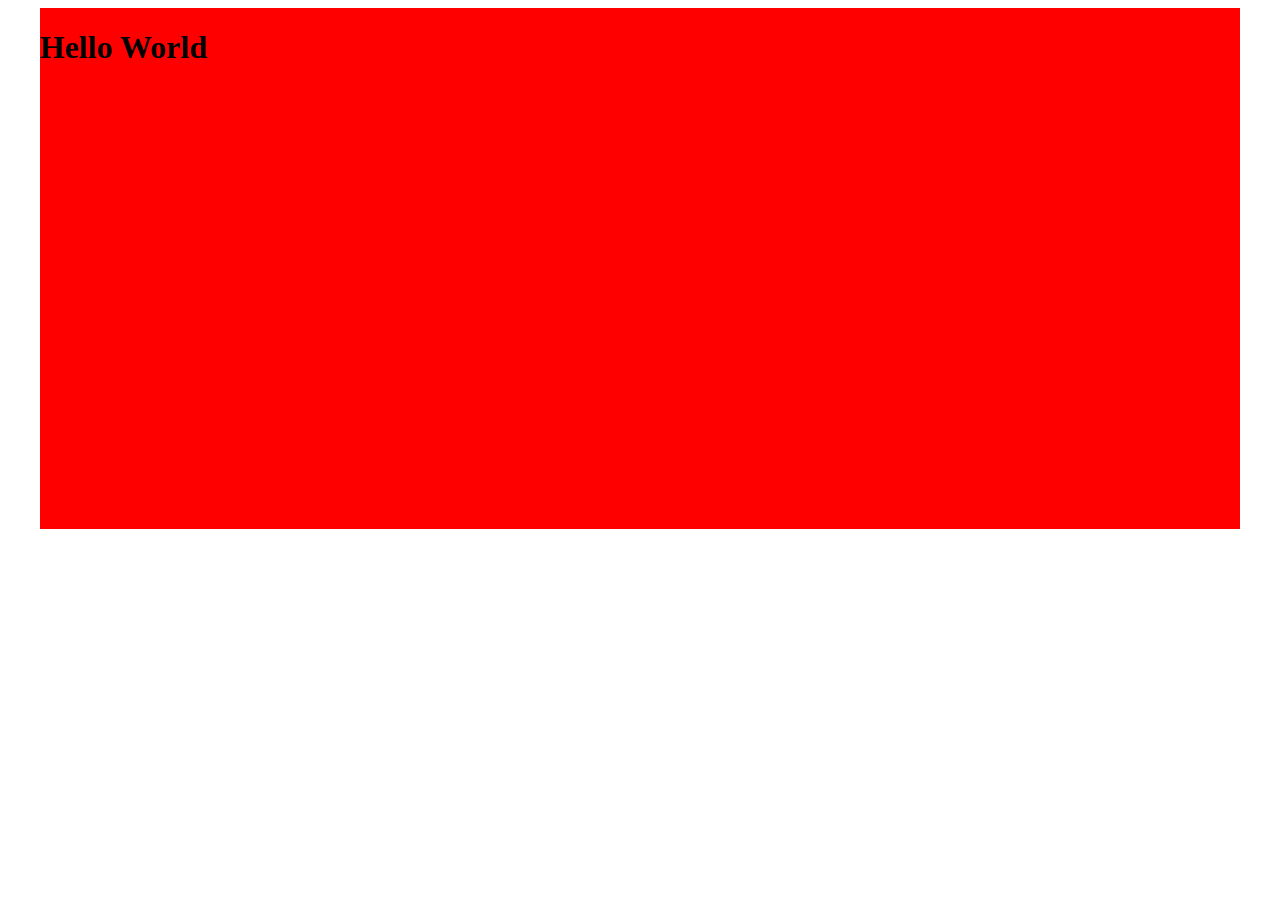
<file: Week-01/assignment-1/problems/0-horizontal-align/index.html>
<!DOCTYPE html>
<html lang="en">

<head>
    <meta charset="UTF-8">
    <meta name="viewport" content="width=device-width, initial-scale=1.0">
    <title>Horizontal Align</title>
    <style>
        .container {
            width: 1200px;
            /* margin: 0px auto; */
            background-color: red;
        }

        .content {
            height: 500px;
        }
    </style>
</head>

<body>
    <div style="display: flex; justify-content: center;">
        <div class="container">
            <div class="content">
                <h1>Hello World</h1>
            </div>
        </div>
    </div>

</body>

</html>
</file>
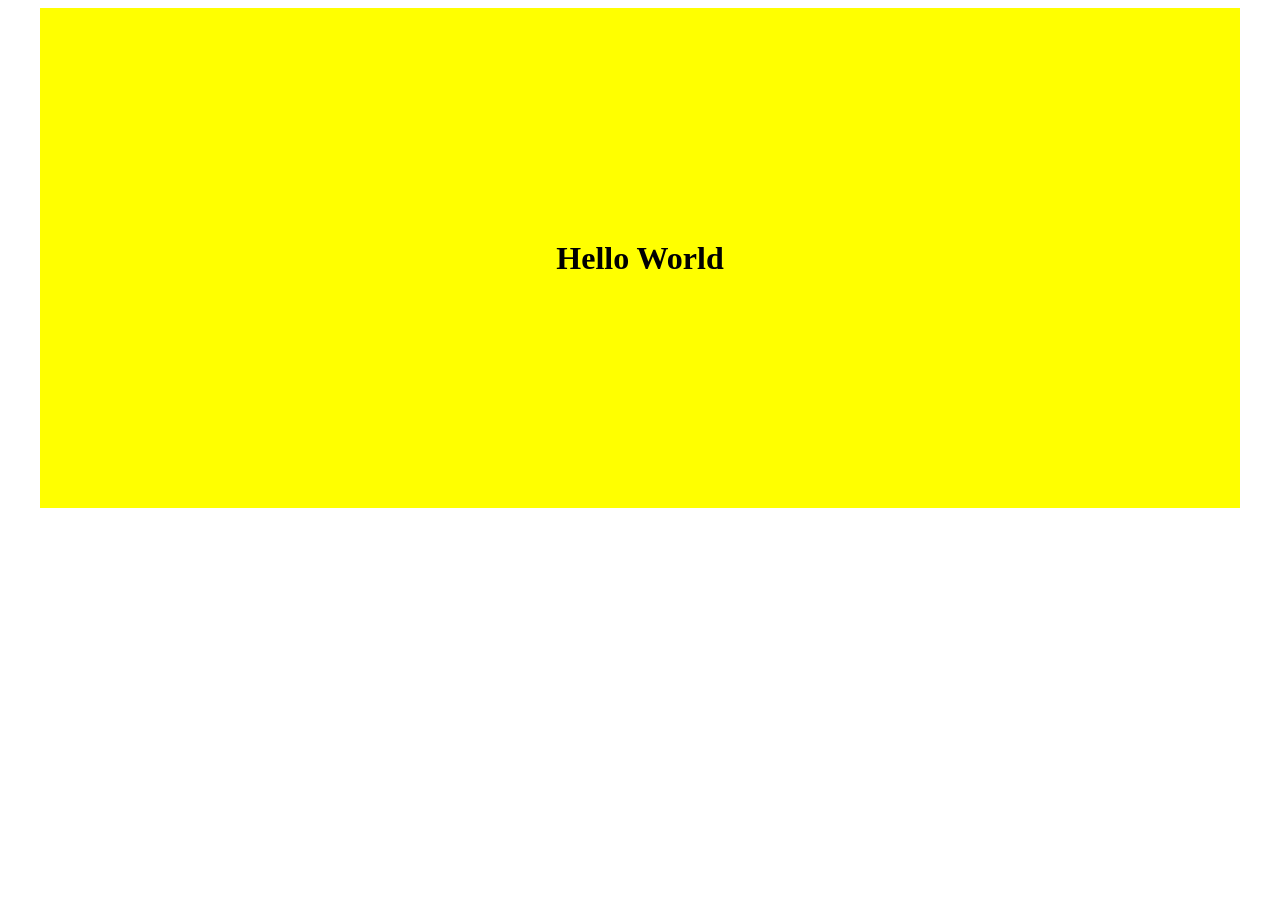
<file: Week-01/assignment-1/problems/1-vertical-align/index.html>
<!DOCTYPE html>
<html lang="en">

<head>
    <meta charset="UTF-8">
    <meta name="viewport" content="width=device-width, initial-scale=1.0">
    <title>Horizontal Align</title>
    <style>
        .container {
            width: 1200px;
            margin: 0 auto;
            background-color: red;
        }
        .content {
            height: 500px;
        }
        .vertical-center {
            display: flex;
            justify-content: center;
            height: 100%;
            flex-direction: column;
        }
        .horizontal-center {
            margin: 0 auto;
        }
    </style>
</head>

<body>
    <div class="container">
        <div class="content">
            <div class="vertical-center" style="background-color: yellow;">
                <div class="horizontal-center">
                    <h1>Hello World</h1>
                </div>
            </div>
        </div>
    </div>
</body>

</html>
</file>
<file: Week-01/assignment-3/landing-1/style.css>
:root {
    --bg: #050715;
    --panel: #0d122b;
    --panel-2: #111b3c;
    --line: rgba(143, 163, 216, 0.28);
    --text: #f3f7ff;
    --muted: #a4b2cf;
    --accent: #44c1ff;
    --accent-2: #7688ff;
}

* {
    box-sizing: border-box;
}

body {
    margin: 0;
    min-height: 100vh;
    background:
        radial-gradient(circle at 20% 0%, rgba(68, 193, 255, 0.17), transparent 35%),
        radial-gradient(circle at 80% 0%, rgba(118, 136, 255, 0.25), transparent 40%),
        var(--bg);
    color: var(--text);
    font-family: "Space Grotesk", sans-serif;
    position: relative;
}

.noise {
    position: fixed;
    inset: 0;
    background-image: radial-gradient(rgba(255, 255, 255, 0.03) 1px, transparent 0);
    background-size: 3px 3px;
    opacity: 0.24;
    pointer-events: none;
}

.site-header {
    width: min(1200px, 92vw);
    margin: 18px auto 0;
    display: flex;
    align-items: center;
    justify-content: space-between;
    gap: 12px;
}

.logo {
    color: var(--text);
    text-decoration: none;
    font-family: "Sora", sans-serif;
    font-weight: 800;
    font-size: 1.2rem;
    display: inline-flex;
    align-items: center;
    gap: 10px;
}

.logo-mark {
    width: 18px;
    aspect-ratio: 1;
    border-radius: 6px;
    background: linear-gradient(160deg, var(--accent), var(--accent-2));
    box-shadow: 0 0 24px rgba(68, 193, 255, 0.7);
}

.main-nav {
    display: flex;
    gap: 24px;
}

.main-nav a {
    color: var(--muted);
    text-decoration: none;
    font-weight: 500;
}

.header-cta {
    text-decoration: none;
    color: #071021;
    background: linear-gradient(120deg, var(--accent), #e1f6ff);
    padding: 10px 16px;
    border-radius: 12px;
    font-weight: 700;
}

.hero {
    width: min(1200px, 92vw);
    margin: 56px auto 24px;
}

.eyebrow {
    margin: 0;
    color: #87d7ff;
    font-weight: 600;
}

.hero h1 {
    margin: 12px 0;
    max-width: 940px;
    font-family: "Sora", sans-serif;
    font-size: clamp(2rem, 5vw, 4rem);
    line-height: 1.05;
}

.hero h1 span {
    color: #8eb8ff;
}

.subtext {
    max-width: 650px;
    color: var(--muted);
    font-size: 1.12rem;
    line-height: 1.6;
}

.actions {
    margin-top: 24px;
    display: flex;
    gap: 12px;
}

.btn-primary,
.btn-ghost {
    text-decoration: none;
    font-weight: 700;
    border-radius: 12px;
    padding: 12px 20px;
}

.btn-primary {
    color: #071021;
    background: linear-gradient(140deg, var(--accent), #d8f3ff);
}

.btn-ghost {
    color: var(--text);
    border: 1px solid var(--line);
}

.demo-panel {
    margin-top: 28px;
    border: 1px solid var(--line);
    border-radius: 20px;
    background: linear-gradient(145deg, rgba(12, 19, 44, 0.95), rgba(7, 12, 29, 0.95));
    display: grid;
    grid-template-columns: 260px 1fr;
    min-height: 420px;
    overflow: hidden;
}

.model-list {
    padding: 18px;
    border-right: 1px solid rgba(143, 163, 216, 0.2);
    background: linear-gradient(180deg, rgba(24, 36, 76, 0.7), rgba(8, 13, 30, 0.7));
}

.model-list h2 {
    margin: 0 0 14px;
    font-size: 1rem;
    color: #b8c9f8;
}

.chip {
    width: 100%;
    margin-bottom: 8px;
    text-align: left;
    border: 1px solid rgba(136, 158, 219, 0.24);
    background: transparent;
    color: #d8e5ff;
    border-radius: 10px;
    padding: 10px 12px;
    font: inherit;
}

.chip.active {
    background: linear-gradient(120deg, rgba(61, 177, 255, 0.24), rgba(115, 130, 255, 0.22));
    border-color: rgba(105, 176, 255, 0.6);
}

.chat-area {
    padding: 22px;
    display: grid;
    align-content: start;
    gap: 10px;
}

.bubble {
    border-radius: 14px;
    padding: 12px 14px;
    line-height: 1.5;
    max-width: 78%;
}

.bubble.user {
    justify-self: end;
    background: linear-gradient(130deg, rgba(68, 193, 255, 0.35), rgba(118, 136, 255, 0.3));
}

.bubble.ai {
    background: rgba(134, 157, 219, 0.13);
    border: 1px solid rgba(134, 157, 219, 0.22);
}

.composer {
    margin-top: auto;
    border: 1px solid rgba(134, 157, 219, 0.26);
    border-radius: 12px;
    padding: 12px;
    color: #93a7d9;
}

.feature-grid {
    width: min(1200px, 92vw);
    margin: 16px auto 60px;
    display: grid;
    grid-template-columns: repeat(3, 1fr);
    gap: 12px;
}

.feature-grid article {
    border: 1px solid rgba(136, 158, 219, 0.24);
    border-radius: 14px;
    padding: 16px;
    background: rgba(13, 20, 48, 0.6);
}

.feature-grid h3 {
    margin: 0 0 10px;
    font-family: "Sora", sans-serif;
}

.feature-grid p {
    margin: 0;
    color: var(--muted);
    line-height: 1.6;
}

@media (max-width: 900px) {
    .main-nav {
        display: none;
    }

    .demo-panel {
        grid-template-columns: 1fr;
    }

    .model-list {
        border-right: 0;
        border-bottom: 1px solid rgba(143, 163, 216, 0.2);
    }

    .feature-grid {
        grid-template-columns: 1fr;
    }
}
</file>
<file: Week-01/assignment-3/landing-2/style.css>
:root {
    --bg: #ceced0;
    --panel: #f7f7f8;
    --line: #dbdbdf;
    --text: #111212;
    --muted: #74767d;
    --accent: #2f7af6;
}

* {
    box-sizing: border-box;
}

body {
    margin: 0;
    min-height: 100vh;
    background: radial-gradient(circle at 50% 120%, #acadb2, var(--bg));
    font-family: "Manrope", sans-serif;
    color: var(--text);
    display: grid;
    place-items: center;
    padding: 28px;
}

.shell {
    width: min(1240px, 100%);
    border-radius: 10px;
    background: var(--panel);
    border: 1px solid rgba(255, 255, 255, 0.9);
    box-shadow: 0 34px 55px rgba(28, 32, 41, 0.22);
    overflow: hidden;
}

.topbar {
    height: 92px;
    border-bottom: 1px solid var(--line);
    display: flex;
    align-items: center;
    justify-content: space-between;
    padding: 0 34px;
}

.brand {
    display: inline-flex;
    align-items: center;
    gap: 12px;
    font-weight: 800;
    font-size: 2rem;
}

.dot-grid {
    display: grid;
    grid-template-columns: repeat(2, 10px);
    gap: 3px;
}

.dot-grid i {
    width: 10px;
    aspect-ratio: 1;
    border-radius: 50%;
    background: #111;
}

.dot-grid i:nth-child(1) {
    background: #2eb8ef;
}

nav {
    display: flex;
    gap: 34px;
}

nav a,
.auth a {
    color: #25262b;
    text-decoration: none;
    font-weight: 500;
}

.auth {
    display: flex;
    align-items: center;
    gap: 16px;
}

.auth button {
    border: 1px solid #b7cce6;
    border-radius: 14px;
    padding: 12px 20px;
    background: #f4f8ff;
    font: inherit;
    font-weight: 600;
}

.hero {
    min-height: 760px;
    border-radius: 34px;
    margin: 12px;
    border: 1px solid #d8d9dc;
    position: relative;
    overflow: hidden;
    display: grid;
    place-content: center;
    text-align: center;
    padding: 26px;
    background:
        radial-gradient(circle at 20% 10%, rgba(0, 0, 0, 0.04), transparent 40%),
        radial-gradient(circle, rgba(0, 0, 0, 0.045) 1px, transparent 0);
    background-size: auto, 10px 10px;
}

.hero h1 {
    margin: 0;
    max-width: 900px;
    font-size: clamp(2.2rem, 7vw, 5.3rem);
    line-height: 1.05;
    letter-spacing: -0.03em;
}

.hero h1 span {
    display: block;
    color: #9fa1a7;
}

.hero > p {
    margin: 18px auto 0;
    color: var(--muted);
    font-size: 1.55rem;
}

.demo-btn {
    justify-self: center;
    margin-top: 24px;
    border: 0;
    color: #fff;
    background: linear-gradient(130deg, var(--accent), #2c6de6);
    border-radius: 16px;
    font: inherit;
    font-weight: 700;
    font-size: 1.55rem;
    padding: 16px 34px;
}

.float {
    position: absolute;
    border-radius: 20px;
    box-shadow: 0 16px 28px rgba(40, 45, 54, 0.14);
}

.note-card {
    width: 280px;
    background: #f5e978;
    transform: rotate(4deg);
    top: 80px;
    left: 38px;
    padding: 18px;
    text-align: left;
    font-weight: 600;
    font-size: 1.1rem;
    line-height: 1.45;
}

.icon-card {
    width: 86px;
    height: 86px;
    background: linear-gradient(150deg, #ffffff, #e2e2e5);
    left: 98px;
    top: 318px;
    display: grid;
    place-items: center;
}

.icon-card span {
    width: 46px;
    height: 46px;
    border-radius: 12px;
    background: linear-gradient(160deg, #5da6ff, #2f79f3);
    position: relative;
}

.icon-card span::before {
    content: "";
    position: absolute;
    width: 18px;
    height: 10px;
    border-left: 4px solid white;
    border-bottom: 4px solid white;
    left: 12px;
    top: 12px;
    transform: rotate(-45deg);
}

.tiny-card {
    width: 100px;
    height: 100px;
    top: 236px;
    left: calc(50% - 50px);
    background: linear-gradient(160deg, #f9f9fa, #e8e8ea);
    display: grid;
    grid-template-columns: repeat(2, 1fr);
    gap: 8px;
    padding: 20px;
}

.tiny-card span {
    border-radius: 50%;
    background: #25242a;
}

.tiny-card span:first-child {
    background: #2eb8ef;
}

.reminder {
    width: 235px;
    right: 54px;
    top: 112px;
    text-align: left;
    background: linear-gradient(165deg, #ececee, #dfe1e5);
    padding: 16px;
}

.reminder h4,
.corner-card h4 {
    margin: 0 0 8px;
    font-size: 1.25rem;
}

.reminder p {
    margin: 0;
    font-size: 0.95rem;
}

.reminder small {
    margin-top: 10px;
    display: inline-block;
    background: #d8f5ff;
    color: #2e7994;
    border-radius: 999px;
    padding: 6px 10px;
    font-weight: 700;
}

.corner-card {
    background: #dddfe2;
    width: 270px;
    min-height: 130px;
    padding: 16px;
}

.left-bottom {
    left: 56px;
    bottom: 16px;
}

.right-bottom {
    right: 56px;
    bottom: 16px;
}

@media (max-width: 1100px) {
    nav {
        display: none;
    }

    .hero {
        min-height: 620px;
    }

    .float {
        display: none;
    }

    .hero > p {
        font-size: 1.1rem;
    }

    .demo-btn {
        font-size: 1rem;
    }
}
</file>
<file: Week-01/assignment-3/landing-3/style.css>
:root {
    --bg: #cecdcf;
    --ink: #3a2a21;
    --muted: #5d5248;
    --sand: #a68873;
}

* {
    box-sizing: border-box;
}

body {
    margin: 0;
    min-height: 100vh;
    display: grid;
    place-items: center;
    background: var(--bg);
    font-family: "DM Sans", sans-serif;
    color: var(--ink);
    padding: 20px;
}

.shell {
    width: min(1260px, 100%);
    min-height: 840px;
    border-radius: 0;
    overflow: hidden;
    box-shadow: 0 16px 28px rgba(44, 35, 26, 0.15);
    background:
        linear-gradient(to bottom, rgba(203, 211, 222, 0.9), rgba(252, 237, 229, 0.8) 45%, rgba(43, 37, 30, 0.75) 70%),
        url("https://images.unsplash.com/photo-1464822759023-fed622ff2c3b?auto=format&fit=crop&w=1600&q=80") center bottom / cover no-repeat;
}

.topbar {
    display: flex;
    justify-content: space-between;
    align-items: center;
    padding: 24px 42px;
}

.brand {
    font-size: 2rem;
    font-weight: 700;
    letter-spacing: 0.02em;
}

nav {
    display: flex;
    gap: 28px;
}

nav a {
    text-decoration: none;
    color: var(--ink);
    font-weight: 500;
}

.lang {
    font-weight: 500;
    display: flex;
    gap: 12px;
    align-items: center;
}

.lang span {
    width: 1px;
    height: 24px;
    background: rgba(58, 42, 33, 0.25);
}

.hero {
    display: grid;
    grid-template-columns: 42% 58%;
    padding: 40px 44px 0;
    min-height: 540px;
}

.left-copy h1 {
    margin: 0;
    font-family: "Playfair Display", serif;
    font-size: clamp(3rem, 8vw, 6.6rem);
    line-height: 0.9;
    letter-spacing: 0.01em;
}

.left-copy p {
    margin: 26px 0;
    font-size: 2.1rem;
}

.left-copy button {
    border: 0;
    border-radius: 999px;
    background: #453529;
    color: #fff;
    padding: 14px 34px;
    font: inherit;
    font-size: 1.5rem;
    font-weight: 700;
}

.right-panel {
    background: rgba(247, 247, 247, 0.95);
    border-radius: 42px;
    padding: 28px;
    position: relative;
    overflow: hidden;
}

.pill-row {
    display: flex;
    gap: 10px;
}

.pill-row span {
    border: 1px solid #bdb9b4;
    border-radius: 999px;
    padding: 8px 14px;
    font-size: 1.2rem;
}

.pill-row .active {
    background: #3f2f25;
    color: #fff;
}

.right-panel h2 {
    margin: 20px 0 8px;
    font-size: 3.5rem;
    line-height: 1.08;
    font-weight: 500;
}

.right-panel p {
    margin: 0;
    color: #71685f;
    font-size: 1.7rem;
}

.room-card {
    position: absolute;
    right: 34px;
    top: 74px;
    width: 154px;
    height: 180px;
    background: #d7d1cc;
    border-radius: 14px;
    display: grid;
    place-items: center;
    font-size: 1.2rem;
    font-weight: 700;
}

.house {
    position: absolute;
    left: 32px;
    right: 32px;
    bottom: 20px;
    height: 240px;
    border-radius: 20px 20px 8px 8px;
    background:
        linear-gradient(to top, rgba(26, 28, 35, 0.85) 22%, rgba(246, 211, 193, 0.65) 24%, rgba(66, 55, 49, 0.96) 32%, rgba(201, 178, 161, 0.95) 100%);
    clip-path: polygon(4% 45%, 34% 12%, 57% 18%, 97% 52%, 97% 100%, 4% 100%);
}

.bottom-strip {
    margin-top: 38px;
    display: grid;
    grid-template-columns: 34% 22% 1fr;
    gap: 20px;
    color: #f9f0e8;
    padding: 0 30px 22px;
}

.mat-card {
    background: #9a7e69;
    border-radius: 28px 28px 0 0;
    padding: 26px;
}

.mat-card h3 {
    margin: 0 0 12px;
    font-size: 2.35rem;
    line-height: 1.1;
}

.mat-card p {
    margin: 0;
    font-size: 1.35rem;
}

.stats {
    align-self: end;
}

.avatars {
    display: flex;
    margin-bottom: 6px;
}

.avatars span {
    width: 46px;
    aspect-ratio: 1;
    border-radius: 50%;
    border: 3px solid #f4eadd;
    background: linear-gradient(145deg, #6f7689, #c8d0df);
}

.avatars span + span {
    margin-left: -10px;
}

.stats h4 {
    margin: 0;
    font-family: "Playfair Display", serif;
    font-size: 4.2rem;
    line-height: 1;
}

.stats p {
    margin: 4px 0 0;
    font-size: 1.5rem;
}

.comfort {
    align-self: end;
}

.comfort h3 {
    margin: 0;
    font-size: 2.8rem;
    line-height: 1.1;
    max-width: 450px;
}

.comfort a {
    display: inline-block;
    margin-top: 16px;
    color: #f5e9db;
    font-size: 1.3rem;
}

@media (max-width: 1100px) {
    nav,
    .lang {
        display: none;
    }

    .hero {
        grid-template-columns: 1fr;
        gap: 18px;
    }

    .right-panel {
        min-height: 460px;
    }

    .bottom-strip {
        grid-template-columns: 1fr;
    }

    .comfort h3 {
        max-width: unset;
    }
}
</file>
<file: Week-01/assignment-3/landing-4/style.css>
:root {
    --bg: #030b2d;
    --panel: rgba(2, 8, 35, 0.55);
    --line: rgba(81, 111, 180, 0.42);
    --text: #edf4ff;
    --muted: #c5d2e8;
    --hot: #ff1d88;
}

* {
    box-sizing: border-box;
}

body {
    margin: 0;
    min-height: 100vh;
    background:
        radial-gradient(circle at 50% 20%, rgba(255, 43, 166, 0.22), transparent 34%),
        radial-gradient(circle at 10% 0%, rgba(28, 67, 179, 0.2), transparent 35%),
        var(--bg);
    color: var(--text);
    font-family: "Manrope", sans-serif;
    padding: 18px 24px 24px;
    position: relative;
    overflow-x: hidden;
}

.surface {
    position: fixed;
    inset: 0;
    background: linear-gradient(120deg, rgba(255, 255, 255, 0.02), rgba(0, 0, 0, 0.15));
    pointer-events: none;
}

header {
    width: min(1460px, 100%);
    margin: 0 auto;
    display: flex;
    align-items: center;
    justify-content: space-between;
    gap: 14px;
}

.logo {
    font-size: 3.1rem;
    font-weight: 800;
    display: inline-flex;
    align-items: center;
    gap: 10px;
}

.mark {
    width: 34px;
    height: 30px;
    background: linear-gradient(180deg, #ff0f84, #ff4a00);
    clip-path: polygon(0 100%, 8% 20%, 22% 52%, 40% 6%, 56% 100%, 70% 35%, 82% 100%, 100% 100%, 100% 0, 0 0);
}

nav {
    display: flex;
    gap: 18px;
}

nav a {
    color: var(--muted);
    text-decoration: none;
    padding: 14px 26px;
    border-radius: 999px;
    font-size: 1.95rem;
    font-weight: 700;
}

nav a.active {
    background: linear-gradient(160deg, rgba(164, 176, 198, 0.5), rgba(54, 66, 90, 0.65));
    color: #fff;
    border: 1px solid rgba(182, 203, 245, 0.35);
}

.cta-group {
    display: flex;
    gap: 12px;
}

button {
    border: 0;
    border-radius: 999px;
    font: inherit;
    font-size: 1.65rem;
    font-weight: 700;
    padding: 14px 34px;
}

button.light {
    background: #f5f6f8;
    color: #16191f;
}

button.soft {
    color: #eef2ff;
    background: linear-gradient(150deg, #8ba0cd, #5f7fcb);
}

.layout {
    width: min(1460px, 100%);
    margin: 34px auto 0;
    display: grid;
    grid-template-columns: 1fr 1.15fr 1fr;
    gap: 22px;
    align-items: start;
}

.left-col,
.right-col {
    display: grid;
    gap: 20px;
}

.right-col h1 {
    margin: 0 0 4px;
    font-size: clamp(2rem, 5vw, 7.1rem);
    line-height: 0.98;
}

.info-card {
    min-height: 250px;
    border-radius: 18px;
    border: 1px solid var(--line);
    background:
        radial-gradient(circle at 80% 15%, rgba(255, 35, 153, 0.74), rgba(255, 35, 153, 0.01) 48%),
        var(--panel);
    padding: 18px;
    display: grid;
    align-content: space-between;
}

.info-card h3 {
    margin: 0;
    color: var(--hot);
    font-size: 3.35rem;
    font-weight: 800;
}

.info-card p {
    margin: 0;
    max-width: 370px;
    color: var(--muted);
    font-size: 1.95rem;
    line-height: 1.38;
    font-weight: 700;
}

.center-col {
    min-height: 860px;
    position: relative;
}

.glow {
    position: absolute;
    left: 50%;
    top: 120px;
    width: 430px;
    height: 430px;
    border-radius: 50%;
    transform: translateX(-50%);
    background: radial-gradient(circle, rgba(255, 71, 179, 0.55), rgba(255, 71, 179, 0.08) 45%, transparent 70%);
}

.bot {
    position: absolute;
    left: 50%;
    width: 320px;
    height: 280px;
    border-radius: 52px;
    transform: translateX(-50%) rotate(-8deg);
    background: linear-gradient(165deg, #d6e4ff, #8ea3df 32%, #3f4f97 64%, #131f52);
    box-shadow:
        inset 0 -20px 35px rgba(0, 0, 0, 0.28),
        0 22px 36px rgba(10, 10, 25, 0.55);
}

.bot::before,
.bot::after {
    content: "";
    position: absolute;
}

.bot::before {
    width: 180px;
    height: 84px;
    left: 70px;
    top: 66px;
    border-radius: 32px;
    background: #0a1338;
    box-shadow: inset 0 0 0 4px rgba(255, 255, 255, 0.06);
}

.bot::after {
    width: 36px;
    height: 36px;
    border-radius: 50%;
    left: 68px;
    bottom: 22px;
    background: #253061;
    box-shadow: 148px 6px 0 #253061;
}

.bot-1 {
    top: 10px;
}

.bot-2 {
    top: 236px;
    transform: translateX(-50%) rotate(8deg);
}

.bot-3 {
    top: 460px;
    transform: translateX(-50%) rotate(-14deg);
}

.bot .eye {
    display: none;
}

.bot-1::before,
.bot-2::before,
.bot-3::before {
    background:
        radial-gradient(circle at 40% 52%, #fff 0 18px, #ff66cd 19px 28px, transparent 29px),
        radial-gradient(circle at 76% 52%, #fff 0 18px, #ff66cd 19px 28px, transparent 29px),
        #0a1338;
}

@media (max-width: 1100px) {
    nav {
        display: none;
    }

    .layout {
        grid-template-columns: 1fr;
    }

    .center-col {
        min-height: 650px;
        order: -1;
    }

    .right-col h1 {
        font-size: 3.1rem;
    }

    .info-card p {
        font-size: 1.1rem;
    }

    .logo {
        font-size: 2rem;
    }

    button {
        font-size: 1rem;
        padding: 12px 18px;
    }
}
</file>
<file: Week-06/easy/flashcard-app/style.css>
* {
    margin: 0;
    padding: 0;
    box-sizing: border-box;
}

body {
    font-family: 'Segoe UI', Tahoma, Geneva, Verdana, sans-serif;
    background: linear-gradient(135deg, #667eea 0%, #764ba2 100%);
    height: 100vh;
    overflow: hidden;
    display: flex;
    justify-content: center;
    align-items: center;
    padding: 20px;
}

.container {
    width: 100%;
    max-width: 800px;
    height: 100%;
    position: relative;
    perspective: 1000px;
    display: flex;
    justify-content: center;
    align-items: center;
}

/* Screen Management */
.screen {
    position: absolute;
    top: 0;
    left: 0;
    right: 0;
    bottom: 0;
    width: 100%;
    height: 100%;
    opacity: 0;
    visibility: hidden;
    transform: translateY(20px);
    transition: all 0.3s ease;
    pointer-events: none;
    overflow-y: auto;
    padding: 20px;
}

.screen.active {
    opacity: 1;
    visibility: visible;
    transform: translateY(0);
    pointer-events: auto;
    z-index: 10;
}

/* Setup Screen - Center content */
#setupScreen {
    display: flex;
    justify-content: center;
    align-items: center;
}

/* Flashcard Screen - Top-aligned content */
#flashcardScreen {
    display: flex;
    flex-direction: column;
    justify-content: flex-start;
    align-items: stretch;
    overflow-y: auto;
}

/* Results Screen - Center content */
#resultsScreen {
    display: flex;
    justify-content: center;
    align-items: center;
}

.setup-card {
    background: white;
    border-radius: 20px;
    padding: 50px 40px;
    box-shadow: 0 15px 50px rgba(0, 0, 0, 0.3);
    text-align: center;
    max-width: 500px;
    width: 100%;
}

.setup-card h1 {
    color: #333;
    margin-bottom: 15px;
    font-size: 2.5em;
}

.subtitle {
    color: #666;
    font-size: 1.1em;
    margin-bottom: 40px;
}

.form-group {
    text-align: left;
    margin-bottom: 30px;
}

.form-group label {
    display: block;
    color: #333;
    font-weight: 600;
    margin-bottom: 10px;
    font-size: 1.05em;
}

.form-group select,
.form-group input {
    width: 100%;
    padding: 12px 15px;
    border: 2px solid #e0e0e0;
    border-radius: 10px;
    font-size: 1em;
    transition: border-color 0.3s;
}

.form-group select:focus,
.form-group input:focus {
    outline: none;
    border-color: #667eea;
}

.question-count-input {
    display: flex;
    gap: 10px;
    align-items: center;
}

.count-btn {
    background: #667eea;
    color: white;
    border: none;
    width: 50px;
    height: 50px;
    border-radius: 10px;
    font-size: 1.5em;
    cursor: pointer;
    transition: background 0.3s;
    font-weight: bold;
}

.count-btn:hover {
    background: #764ba2;
}

.question-count-input input {
    flex: 1;
    text-align: center;
    font-weight: bold;
    font-size: 1.1em;
}

/* Buttons */
.btn {
    padding: 12px 30px;
    border: none;
    border-radius: 10px;
    font-size: 1em;
    font-weight: 600;
    cursor: pointer;
    transition: all 0.3s;
    text-transform: uppercase;
    letter-spacing: 0.5px;
}

.btn-primary {
    background: linear-gradient(135deg, #667eea 0%, #764ba2 100%);
    color: white;
    width: 100%;
    padding: 15px;
    font-size: 1.1em;
    margin-top: 20px;
}

.btn-primary:hover {
    transform: translateY(-2px);
    box-shadow: 0 10px 25px rgba(102, 126, 234, 0.4);
}

.btn-secondary {
    background: white;
    color: #667eea;
    border: 2px solid #667eea;
}

.btn-secondary:hover {
    background: #f5f5f5;
}

.btn-correct {
    background: #4caf50;
    color: white;
    flex: 1;
}

.btn-correct:hover {
    background: #45a049;
    transform: translateY(-2px);
}

.btn-incorrect {
    background: #f44336;
    color: white;
    flex: 1;
}

.btn-incorrect:hover {
    background: #da190b;
    transform: translateY(-2px);
}

/* Flashcard Screen */
#flashcardScreen {
    background: white;
    border-radius: 20px;
    padding: 40px;
    margin: auto;
    box-shadow: 0 15px 50px rgba(0, 0, 0, 0.3);
    max-height: calc(100% - 40px);
    width: 100%;
    max-width: 800px;
    overflow-y: auto;
    display: flex;
    flex-direction: column;
    justify-content: flex-start;
    align-items: stretch;
}

.quiz-header {
    display: flex;
    justify-content: space-between;
    align-items: center;
    margin-bottom: 20px;
    gap: 20px;
    flex-wrap: wrap;
}

.progress-info {
    flex: 1;
    min-width: 250px;
}

.current-card {
    display: block;
    color: #666;
    font-weight: 600;
    margin-bottom: 8px;
    font-size: 0.9em;
}

.progress-bar {
    height: 8px;
    background: #e0e0e0;
    border-radius: 10px;
    overflow: hidden;
}

.progress-fill {
    height: 100%;
    background: linear-gradient(90deg, #667eea 0%, #764ba2 100%);
    transition: width 0.3s ease;
    border-radius: 10px;
}

.quitBtn {
    white-space: nowrap;
}

/* Flashcard */
.flashcard-container {
    perspective: 1000px;
    margin: 20px 0;
    text-align: center;
    flex: 1;
    display: flex;
    flex-direction: column;
    justify-content: center;
}

.flashcard {
    width: 100%;
    height: 280px;
    cursor: pointer;
    transition: transform 0.6s;
    transform-style: preserve-3d;
}

.flashcard.flipped {
    transform: rotateY(180deg);
}

.flashcard-inner {
    position: relative;
    width: 100%;
    height: 100%;
    text-align: center;
    transition: transform 0.6s;
    transform-style: preserve-3d;
}

.flashcard-front,
.flashcard-back {
    position: absolute;
    width: 100%;
    height: 100%;
    display: flex;
    align-items: center;
    justify-content: center;
    font-size: 1.4em;
    font-weight: 600;
    border-radius: 15px;
    backface-visibility: hidden;
    padding: 30px 20px;
    word-wrap: break-word;
    overflow-wrap: break-word;
}

.flashcard-front {
    background: linear-gradient(135deg, #667eea 0%, #764ba2 100%);
    color: white;
    z-index: 2;
}

.flashcard-back {
    background: linear-gradient(135deg, #f093fb 0%, #f5576c 100%);
    color: white;
    transform: rotateY(180deg);
}

.flashcard:hover .flashcard-front,
.flashcard:hover .flashcard-back {
    box-shadow: 0 10px 30px rgba(0, 0, 0, 0.2);
}

.flip-hint {
    color: #999;
    font-size: 0.85em;
    margin-top: 10px;
    font-style: italic;
}

/* Answer Buttons */
.answer-buttons {
    display: flex;
    gap: 15px;
    margin-top: 20px;
    flex-wrap: wrap;
}

/* Results Screen */
#resultsScreen {
    padding: 20px;
}

.results-card {
    background: white;
    border-radius: 20px;
    padding: 30px 25px;
    box-shadow: 0 15px 50px rgba(0, 0, 0, 0.3);
    text-align: center;
    max-width: 600px;
    width: 100%;
    max-height: calc(100vh - 60px);
    overflow-y: auto;
}

.results-card h1 {
    color: #333;
    margin-bottom: 20px;
    font-size: 2em;
}

.score-display {
    margin: 20px 0;
}

.score-circle {
    width: 160px;
    height: 160px;
    border-radius: 50%;
    background: linear-gradient(135deg, #667eea 0%, #764ba2 100%);
    display: flex;
    flex-direction: column;
    align-items: center;
    justify-content: center;
    margin: 0 auto;
    color: white;
    font-size: 1.2em;
    box-shadow: 0 10px 30px rgba(102, 126, 234, 0.4);
}

.score-circle span:first-child {
    font-size: 2.8em;
    font-weight: bold;
}

.score-circle .score-label {
    font-size: 0.8em;
    opacity: 0.9;
    margin: 5px 0;
}

.score-circle span:last-child {
    font-size: 1.5em;
    font-weight: bold;
}

.score-percentage {
    margin: 15px 0;
}

.score-percentage p:first-child {
    font-size: 2em;
    color: #667eea;
    font-weight: bold;
    margin: 0;
}

.performance-message {
    color: #666;
    font-size: 1em;
    margin: 5px 0 0 0;
}

.results-breakdown {
    display: flex;
    gap: 15px;
    margin: 20px 0;
    justify-content: center;
    flex-wrap: wrap;
}

.result-item {
    flex: 1;
    min-width: 120px;
    padding: 15px;
    border-radius: 12px;
    display: flex;
    flex-direction: column;
    align-items: center;
    gap: 8px;
}

.result-item.correct {
    background: rgba(76, 175, 80, 0.1);
    border: 2px solid #4caf50;
}

.result-item.incorrect {
    background: rgba(244, 67, 54, 0.1);
    border: 2px solid #f44336;
}

.result-icon {
    font-size: 1.5em;
}

.result-text {
    font-weight: 600;
    color: #333;
    font-size: 0.9em;
}

.result-count {
    font-size: 1.4em;
    font-weight: bold;
    color: #667eea;
}

.button-group {
    display: flex;
    gap: 15px;
    margin-top: 20px;
    flex-wrap: wrap;
}

.button-group .btn {
    flex: 1;
    min-width: 150px;
    padding: 10px 20px;
}

/* Responsive Design */
@media (max-width: 768px) {
    .setup-card {
        padding: 30px 20px;
    }

    .setup-card h1 {
        font-size: 1.8em;
    }

    .subtitle {
        font-size: 1em;
    }

    #flashcardScreen {
        padding: 20px;
    }

    .quiz-header {
        flex-direction: column;
        align-items: stretch;
    }

    .progress-info {
        min-width: auto;
    }

    .btn-secondary {
        width: 100%;
    }

    .flashcard {
        height: 250px;
    }

    .flashcard-front,
    .flashcard-back {
        font-size: 1.15em;
        padding: 20px 15px;
    }

    .answer-buttons {
        flex-direction: column;
    }

    .btn-correct,
    .btn-incorrect {
        width: 100%;
    }

    .results-card {
        padding: 20px 15px;
    }

    .results-card h1 {
        font-size: 1.5em;
    }

    .score-circle {
        width: 130px;
        height: 130px;
    }

    .score-circle span:first-child {
        font-size: 2em;
    }

    .score-circle span:last-child {
        font-size: 1.1em;
    }

    .results-breakdown {
        flex-direction: column;
    }

    .result-item {
        min-width: auto;
    }

    .button-group {
        flex-direction: column;
    }

    .button-group .btn {
        width: 100%;
    }
}

@media (max-width: 480px) {
    .setup-card h1 {
        font-size: 1.5em;
    }

    .flashcard {
        height: 220px;
    }

    .flashcard-front,
    .flashcard-back {
        font-size: 1em;
        padding: 15px 10px;
    }

    .score-circle {
        width: 110px;
        height: 110px;
    }

    .score-circle span:first-child {
        font-size: 1.6em;
    }

    .score-circle span:last-child {
        font-size: 0.9em;
    }
}
</file>
<file: Week-06/easy/movie-explorer/styles.css>
:root {
  --bg: #06070a;
  --surface: rgba(18, 22, 31, 0.9);
  --surface-strong: #141b29;
  --surface-soft: rgba(255, 255, 255, 0.06);
  --text: #f5f7fb;
  --text-muted: #b5bfd4;
  --accent: #ff5f3d;
  --accent-alt: #24d4a6;
  --danger: #ff6f7f;
  --ring: rgba(255, 95, 61, 0.35);
}

* {
  box-sizing: border-box;
}

body {
  margin: 0;
  min-height: 100vh;
  color: var(--text);
  font-family: "Manrope", sans-serif;
  background:
    radial-gradient(80rem 40rem at 110% -10%, rgba(36, 212, 166, 0.18), transparent 58%),
    radial-gradient(60rem 30rem at -10% 5%, rgba(255, 95, 61, 0.2), transparent 55%),
    linear-gradient(160deg, #05060b 0%, #090e1a 55%, #10192a 100%);
  padding: 2rem 1.2rem 3rem;
}

.backdrop {
  position: fixed;
  inset: 0;
  pointer-events: none;
  background-image: linear-gradient(
      to right,
      rgba(255, 255, 255, 0.04) 1px,
      transparent 1px
    ),
    linear-gradient(to bottom, rgba(255, 255, 255, 0.035) 1px, transparent 1px);
  background-size: 44px 44px;
  mask-image: radial-gradient(circle at center, black 35%, transparent 85%);
  opacity: 0.35;
}

.hero,
.container {
  width: min(1100px, 100%);
  margin: 0 auto;
  position: relative;
  z-index: 2;
}

.hero {
  margin-bottom: 1.5rem;
  animation: reveal 0.65s ease forwards;
}

.kicker {
  letter-spacing: 0.12em;
  text-transform: uppercase;
  color: var(--accent-alt);
  font-weight: 700;
  margin: 0;
  font-size: 0.8rem;
}

h1 {
  font-family: "Bebas Neue", sans-serif;
  letter-spacing: 0.03em;
  font-size: clamp(2.6rem, 6vw, 4.3rem);
  margin: 0.4rem 0 0;
}

.subtitle {
  margin: 0.6rem 0 0;
  color: var(--text-muted);
  max-width: 65ch;
  line-height: 1.55;
}

.controls {
  background: linear-gradient(145deg, rgba(20, 27, 41, 0.95), rgba(13, 18, 30, 0.85));
  border: 1px solid rgba(255, 255, 255, 0.08);
  border-radius: 1rem;
  padding: 1rem;
  backdrop-filter: blur(5px);
  animation: reveal 0.75s 0.08s ease both;
}

.control-row {
  display: grid;
  grid-template-columns: 1.3fr 0.8fr auto auto;
  gap: 0.8rem;
  align-items: end;
}

.control-group {
  display: flex;
  flex-direction: column;
  gap: 0.35rem;
}

.control-group label,
.control-group span {
  font-size: 0.88rem;
  color: var(--text-muted);
  font-weight: 600;
}

input,
select,
button {
  font: inherit;
}

input,
select {
  width: 100%;
  border: 1px solid rgba(255, 255, 255, 0.15);
  background: var(--surface-soft);
  color: var(--text);
  border-radius: 0.62rem;
  padding: 0.72rem 0.8rem;
  transition: border-color 160ms ease, box-shadow 160ms ease;
}

input:focus,
select:focus {
  outline: none;
  border-color: var(--accent);
  box-shadow: 0 0 0 4px var(--ring);
}

.key-group {
  margin-bottom: 0.95rem;
}

.source-group {
  margin-bottom: 0.95rem;
}

.key-group.hidden {
  display: none;
}

.key-row {
  display: grid;
  grid-template-columns: 1fr auto;
  gap: 0.6rem;
}

.key-group small {
  color: var(--text-muted);
}

.key-group a {
  color: var(--accent-alt);
}

.fetch-btn,
#saveKeyBtn {
  border: 0;
  color: #fff;
  border-radius: 0.7rem;
  font-weight: 700;
  cursor: pointer;
  transition: transform 150ms ease, filter 150ms ease;
}

#saveKeyBtn {
  background: #26445e;
  padding: 0.72rem 0.9rem;
}

.fetch-btn {
  background: linear-gradient(120deg, var(--accent), #ff8a3d);
  padding: 0.76rem 1rem;
}

.fetch-btn:hover,
#saveKeyBtn:hover {
  transform: translateY(-1px);
  filter: brightness(1.08);
}

.switch-group {
  align-self: center;
}

.switch {
  position: relative;
  display: inline-block;
  width: 52px;
  height: 30px;
}

.switch input {
  opacity: 0;
  width: 0;
  height: 0;
}

.slider {
  position: absolute;
  inset: 0;
  border-radius: 999px;
  background: rgba(255, 255, 255, 0.2);
  transition: all 180ms ease;
}

.slider::before {
  content: "";
  position: absolute;
  height: 22px;
  width: 22px;
  left: 4px;
  top: 4px;
  border-radius: 50%;
  background: #fff;
  transition: transform 180ms ease;
}

.switch input:checked + .slider {
  background: var(--accent-alt);
}

.switch input:checked + .slider::before {
  transform: translateX(22px);
}

.status-wrap {
  min-height: 2.1rem;
}

.status {
  margin: 0.95rem 0 0.4rem;
  color: var(--text-muted);
}

.status.error {
  color: var(--danger);
}

.status.success {
  color: var(--accent-alt);
}

.movie-grid {
  display: grid;
  grid-template-columns: repeat(auto-fill, minmax(220px, 1fr));
  gap: 1rem;
}

.movie-card {
  background: var(--surface);
  border: 1px solid rgba(255, 255, 255, 0.08);
  border-radius: 0.95rem;
  overflow: hidden;
  min-height: 100%;
  display: flex;
  flex-direction: column;
  transform: translateY(6px);
  opacity: 0;
  animation: cardIn 0.45s ease forwards;
}

.poster {
  width: 100%;
  aspect-ratio: 2 / 3;
  object-fit: cover;
  background: linear-gradient(145deg, #1f2533, #2d3850);
}

.card-content {
  padding: 0.85rem;
  display: grid;
  gap: 0.6rem;
}

.title-row {
  display: flex;
  gap: 0.4rem;
  align-items: flex-start;
  justify-content: space-between;
}

.title {
  margin: 0;
  font-size: 1rem;
}

.rating {
  background: rgba(36, 212, 166, 0.16);
  border: 1px solid rgba(36, 212, 166, 0.4);
  color: var(--accent-alt);
  border-radius: 999px;
  padding: 0.2rem 0.48rem;
  font-size: 0.78rem;
  font-weight: 800;
}

.overview {
  margin: 0;
  color: var(--text-muted);
  line-height: 1.45;
  font-size: 0.9rem;
}

@keyframes reveal {
  from {
    opacity: 0;
    transform: translateY(8px);
  }

  to {
    opacity: 1;
    transform: translateY(0);
  }
}

@keyframes cardIn {
  from {
    opacity: 0;
    transform: translateY(16px);
  }

  to {
    opacity: 1;
    transform: translateY(0);
  }
}

@media (max-width: 920px) {
  .control-row {
    grid-template-columns: 1fr 0.65fr;
  }

  .switch-group,
  .fetch-btn {
    justify-self: start;
  }
}

@media (max-width: 620px) {
  body {
    padding-inline: 0.8rem;
  }

  .controls {
    padding: 0.9rem;
  }

  .key-row,
  .control-row {
    grid-template-columns: 1fr;
  }

  .fetch-btn,
  #saveKeyBtn {
    width: 100%;
  }
}
</file>
<file: Week-06/hard/crypto-tracker/styles.css>
:root {
  --bg-dark: #041e1d;
  --bg-mid: #0f3b3a;
  --bg-light: #1f5958;
  --panel: rgba(10, 30, 29, 0.72);
  --text-main: #f6fff9;
  --text-muted: #b8d6ca;
  --line: rgba(162, 211, 196, 0.35);
  --accent: #f2d06b;
  --positive: #63e6a3;
  --negative: #ff7272;
}

* {
  box-sizing: border-box;
}

body {
  margin: 0;
  min-height: 100vh;
  font-family: "Space Grotesk", sans-serif;
  color: var(--text-main);
  background:
    radial-gradient(circle at 12% 12%, rgba(101, 226, 168, 0.25), transparent 42%),
    radial-gradient(circle at 90% 88%, rgba(242, 208, 107, 0.2), transparent 34%),
    linear-gradient(135deg, var(--bg-dark), var(--bg-mid) 45%, var(--bg-light));
}

.app-background {
  position: fixed;
  inset: 0;
  background-image:
    linear-gradient(rgba(255, 255, 255, 0.04) 1px, transparent 1px),
    linear-gradient(90deg, rgba(255, 255, 255, 0.03) 1px, transparent 1px);
  background-size: 32px 32px;
  mask-image: radial-gradient(circle at 50% 40%, black, transparent 80%);
  pointer-events: none;
}

.dashboard {
  width: min(1100px, 92vw);
  margin: 3.25rem auto;
  padding: 1.5rem;
  border: 1px solid var(--line);
  border-radius: 24px;
  background: var(--panel);
  backdrop-filter: blur(14px);
  box-shadow: 0 24px 55px rgba(3, 15, 15, 0.42);
  animation: reveal 480ms ease-out;
}

.dashboard-header {
  display: flex;
  justify-content: space-between;
  gap: 1rem;
  align-items: center;
}

.eyebrow {
  margin: 0;
  color: var(--accent);
  letter-spacing: 0.08em;
  text-transform: uppercase;
  font-size: 0.78rem;
}

h1 {
  margin: 0.35rem 0 0;
  font-size: clamp(1.8rem, 3.5vw, 2.7rem);
  line-height: 1.1;
}

.controls {
  margin-top: 1.4rem;
  display: grid;
  grid-template-columns: 1fr auto;
  gap: 1rem;
  align-items: end;
}

.search-box {
  display: grid;
  gap: 0.45rem;
}

.search-label {
  color: var(--text-muted);
  font-size: 0.9rem;
}

input {
  width: 100%;
  border: 1px solid transparent;
  border-radius: 12px;
  padding: 0.82rem 0.95rem;
  font: inherit;
  color: var(--text-main);
  background: rgba(255, 255, 255, 0.08);
  transition: border-color 160ms ease, background-color 160ms ease;
}

input:focus {
  outline: none;
  border-color: var(--accent);
  background: rgba(255, 255, 255, 0.13);
}

.currency-switch,
.refresh-btn {
  font-family: "IBM Plex Mono", monospace;
}

.currency-switch {
  display: inline-flex;
  border: 1px solid var(--line);
  border-radius: 12px;
  overflow: hidden;
  background: rgba(255, 255, 255, 0.05);
}

.currency-btn,
.refresh-btn {
  border: 0;
  color: var(--text-main);
  background: transparent;
  cursor: pointer;
}

.currency-btn {
  padding: 0.78rem 1.1rem;
  transition: background-color 170ms ease;
}

.currency-btn:hover {
  background: rgba(255, 255, 255, 0.12);
}

.currency-btn.is-active {
  background: rgba(242, 208, 107, 0.24);
  color: #fff9d9;
}

.refresh-btn {
  padding: 0.8rem 1rem;
  border: 1px solid var(--line);
  border-radius: 10px;
}

.refresh-btn:hover {
  background: rgba(255, 255, 255, 0.1);
}

.summary {
  margin-top: 1rem;
  color: var(--text-muted);
  font-size: 0.92rem;
}

.status {
  margin-top: 1.1rem;
  padding: 0.85rem 1rem;
  border-radius: 10px;
  min-height: 1.4rem;
}

.status.loading {
  color: #fff2cb;
  background: rgba(242, 208, 107, 0.15);
  border: 1px solid rgba(242, 208, 107, 0.35);
}

.status.error {
  color: #ffd6d6;
  background: rgba(255, 114, 114, 0.17);
  border: 1px solid rgba(255, 114, 114, 0.45);
}

.table-wrap {
  overflow-x: auto;
  margin-top: 1.1rem;
  border: 1px solid var(--line);
  border-radius: 14px;
}

table {
  width: 100%;
  min-width: 760px;
  border-collapse: collapse;
}

th,
td {
  padding: 0.86rem 0.9rem;
  text-align: left;
  border-bottom: 1px solid rgba(184, 214, 202, 0.2);
}

th {
  color: var(--accent);
  font-family: "IBM Plex Mono", monospace;
  font-weight: 500;
  letter-spacing: 0.02em;
  background: rgba(3, 12, 12, 0.3);
}

tbody tr {
  animation: rise 340ms ease both;
}

tbody tr:hover {
  background: rgba(255, 255, 255, 0.06);
}

.coin {
  display: flex;
  align-items: center;
  gap: 0.75rem;
}

.coin img {
  width: 30px;
  height: 30px;
  border-radius: 50%;
}

.coin-text {
  display: flex;
  flex-direction: column;
  gap: 0.1rem;
}

.coin-symbol {
  color: var(--text-muted);
  font-size: 0.8rem;
  text-transform: uppercase;
}

.change-positive {
  color: var(--positive);
  font-weight: 700;
}

.change-negative {
  color: var(--negative);
  font-weight: 700;
}

@keyframes reveal {
  from {
    opacity: 0;
    transform: translateY(10px) scale(0.985);
  }
  to {
    opacity: 1;
    transform: translateY(0) scale(1);
  }
}

@keyframes rise {
  from {
    opacity: 0;
    transform: translateY(4px);
  }
  to {
    opacity: 1;
    transform: translateY(0);
  }
}

@media (max-width: 860px) {
  .dashboard {
    margin: 1.25rem auto;
    padding: 1rem;
    border-radius: 18px;
  }

  .dashboard-header {
    flex-direction: column;
    align-items: flex-start;
  }

  .controls {
    grid-template-columns: 1fr;
  }

  .currency-switch {
    width: fit-content;
  }
}
</file>
<file: Week-06/hard/habit-tracker/styles.css>
:root {
  --bg-main: #f4f7fb;
  --panel: rgba(255, 255, 255, 0.9);
  --panel-line: #ccd7e8;
  --heading: #1c2a42;
  --text: #344158;
  --muted: #6a7890;
  --primary: #2f7bf6;
  --primary-soft: #e4efff;
  --todo: #ffd79e;
  --inprogress: #c7e8ff;
  --done: #b9efc7;
}

* {
  box-sizing: border-box;
}

body {
  margin: 0;
  min-height: 100vh;
  font-family: "Sora", sans-serif;
  color: var(--text);
  background:
    radial-gradient(circle at 95% 12%, #dce8ff 0%, transparent 42%),
    radial-gradient(circle at 8% 88%, #ffe9db 0%, transparent 36%),
    var(--bg-main);
  position: relative;
  overflow-x: hidden;
}

.bg-shape {
  position: fixed;
  border-radius: 999px;
  filter: blur(60px);
  z-index: -1;
  pointer-events: none;
}

.bg-shape-one {
  width: 300px;
  height: 300px;
  background: rgba(47, 123, 246, 0.25);
  right: -110px;
  top: -90px;
}

.bg-shape-two {
  width: 280px;
  height: 280px;
  background: rgba(255, 176, 119, 0.3);
  left: -90px;
  bottom: -130px;
}

.app {
  width: min(1140px, 93vw);
  margin: 1rem auto;
  padding: 1rem;
}

.app-header {
  display: flex;
  justify-content: space-between;
  align-items: center;
  gap: 1rem;
}

.eyebrow {
  margin: 0;
  color: var(--primary);
  font-size: 0.78rem;
  text-transform: uppercase;
  letter-spacing: 0.08em;
}

h1 {
  margin: 0.28rem 0 0;
  color: var(--heading);
  font-size: clamp(1.7rem, 3.5vw, 2.5rem);
}

.creator {
  margin-top: 1.2rem;
  border: 1px solid var(--panel-line);
  border-radius: 18px;
  background: var(--panel);
  backdrop-filter: blur(8px);
  padding: 0.9rem;
  display: grid;
  grid-template-columns: minmax(220px, 1fr) 180px auto;
  gap: 0.75rem;
  align-items: end;
}

label {
  display: grid;
  gap: 0.35rem;
  color: var(--muted);
  font-size: 0.88rem;
}

input,
select,
button {
  font: inherit;
}

input,
select {
  border: 1px solid #d4ddee;
  border-radius: 10px;
  padding: 0.7rem 0.78rem;
  color: var(--text);
  background: #ffffff;
}

input:focus,
select:focus {
  outline: none;
  border-color: var(--primary);
}

.primary-btn,
.ghost-btn {
  border-radius: 10px;
  padding: 0.72rem 0.95rem;
  cursor: pointer;
  border: 1px solid transparent;
  font-family: "JetBrains Mono", monospace;
  transition: transform 140ms ease, filter 140ms ease, background-color 140ms ease;
}

.primary-btn {
  background: var(--primary);
  color: #ffffff;
}

.primary-btn:hover,
.ghost-btn:hover {
  transform: translateY(-1px);
  filter: brightness(1.04);
}

.ghost-btn {
  border-color: #cad6ea;
  background: #ffffff;
  color: var(--heading);
}

.board {
  margin-top: 1.2rem;
  display: grid;
  grid-template-columns: repeat(3, minmax(220px, 1fr));
  gap: 1rem;
}

.column {
  border: 1px solid var(--panel-line);
  border-radius: 16px;
  background: var(--panel);
  min-height: 450px;
  display: grid;
  grid-template-rows: auto 1fr;
}

.column header {
  padding: 0.8rem 0.9rem;
  border-bottom: 1px solid #d9e2f2;
  display: flex;
  align-items: center;
  justify-content: space-between;
}

h2 {
  margin: 0;
  color: var(--heading);
  font-size: 1.02rem;
}

.count {
  min-width: 1.8rem;
  padding: 0.15rem 0.45rem;
  border-radius: 999px;
  text-align: center;
  font-size: 0.78rem;
  color: var(--heading);
  font-family: "JetBrains Mono", monospace;
}

.column[data-status="todo"] .count {
  background: var(--todo);
}

.column[data-status="inprogress"] .count {
  background: var(--inprogress);
}

.column[data-status="done"] .count {
  background: var(--done);
}

.drop-zone {
  padding: 0.75rem;
  display: grid;
  align-content: start;
  gap: 0.55rem;
}

.drop-zone.drag-over {
  background: var(--primary-soft);
}

.habit-card {
  border: 1px solid #d5deee;
  border-radius: 12px;
  background: #ffffff;
  padding: 0.7rem;
  cursor: grab;
  animation: cardReveal 220ms ease-out;
}

.habit-card:active {
  cursor: grabbing;
}

.habit-top {
  display: flex;
  justify-content: space-between;
  gap: 0.7rem;
  align-items: center;
}

.habit-name {
  margin: 0;
  color: var(--heading);
  font-weight: 600;
  overflow-wrap: anywhere;
}

.habit-meta {
  margin: 0.4rem 0 0;
  color: var(--muted);
  font-size: 0.8rem;
}

.delete-btn {
  border: 0;
  border-radius: 8px;
  padding: 0.28rem 0.45rem;
  background: #ffe4e6;
  color: #8b1f2b;
  cursor: pointer;
  font-size: 0.74rem;
}

.empty-note {
  margin: 0.4rem;
  color: var(--muted);
  font-size: 0.83rem;
}

@keyframes cardReveal {
  from {
    opacity: 0;
    transform: translateY(6px);
  }
  to {
    opacity: 1;
    transform: translateY(0);
  }
}

@media (max-width: 980px) {
  .board {
    grid-template-columns: 1fr;
  }

  .column {
    min-height: 290px;
  }

  .creator {
    grid-template-columns: 1fr;
  }

  .app-header {
    flex-direction: column;
    align-items: flex-start;
  }
}
</file>
<file: Week-06/hard/resume-builder/styles.css>
:root {
  --bg: #f2ede6;
  --bg-ink: #1d2a39;
  --card: #fefdfb;
  --line: #d8cebf;
  --text-main: #2a313f;
  --text-muted: #5f6674;
  --accent: #2d6cdf;
  --accent-soft: #e8f0ff;
  --danger: #c23030;
}

* {
  box-sizing: border-box;
}

body {
  margin: 0;
  min-height: 100vh;
  background:
    radial-gradient(circle at 10% 10%, #fff8ec 0, transparent 35%),
    radial-gradient(circle at 90% 90%, #dce6ff 0, transparent 30%),
    var(--bg);
  color: var(--text-main);
  font-family: "Manrope", sans-serif;
}

.grain {
  position: fixed;
  inset: 0;
  pointer-events: none;
  opacity: 0.2;
  background-image: radial-gradient(#000000 0.35px, transparent 0.35px);
  background-size: 4px 4px;
  mix-blend-mode: soft-light;
}

.layout {
  width: min(1200px, 94vw);
  margin: 1.6rem auto;
  display: grid;
  grid-template-columns: 440px minmax(0, 1fr);
  gap: 1rem;
}

.editor-panel,
.preview-panel {
  background: rgba(254, 253, 251, 0.9);
  border: 1px solid var(--line);
  border-radius: 18px;
  backdrop-filter: blur(8px);
}

.editor-panel {
  padding: 1rem;
}

.eyebrow {
  margin: 0;
  color: var(--accent);
  text-transform: uppercase;
  letter-spacing: 0.08em;
  font-size: 0.78rem;
}

h1 {
  margin: 0.3rem 0 0.1rem;
  font-family: "Fraunces", serif;
  font-size: clamp(1.7rem, 3.2vw, 2.2rem);
}

.section-form {
  margin-top: 1rem;
  display: grid;
  gap: 0.7rem;
}

label {
  display: grid;
  gap: 0.33rem;
  color: var(--text-muted);
  font-size: 0.88rem;
}

input,
select,
textarea,
button {
  font: inherit;
}

input,
select,
textarea {
  border: 1px solid #d8d2c9;
  border-radius: 10px;
  padding: 0.68rem 0.75rem;
  background: #fffcf7;
  color: var(--text-main);
}

textarea {
  resize: vertical;
}

input:focus,
select:focus,
textarea:focus {
  outline: none;
  border-color: var(--accent);
  box-shadow: 0 0 0 3px rgba(45, 108, 223, 0.14);
}

.form-actions {
  display: flex;
  gap: 0.55rem;
}

.primary-btn,
.ghost-btn,
.mini-btn {
  border-radius: 10px;
  padding: 0.63rem 0.85rem;
  border: 1px solid transparent;
  cursor: pointer;
  transition: transform 140ms ease, filter 140ms ease;
}

.primary-btn {
  background: var(--accent);
  color: #ffffff;
}

.ghost-btn {
  background: #ffffff;
  border-color: #d8d2c9;
  color: var(--text-main);
}

.primary-btn:hover,
.ghost-btn:hover,
.mini-btn:hover {
  transform: translateY(-1px);
  filter: brightness(1.03);
}

.manager {
  margin-top: 1rem;
  border-top: 1px solid var(--line);
  padding-top: 1rem;
}

.manager-head {
  display: flex;
  justify-content: space-between;
  align-items: baseline;
  gap: 0.5rem;
}

h2 {
  margin: 0;
  font-size: 1.08rem;
}

.hint {
  margin: 0.45rem 0 0.7rem;
  color: var(--text-muted);
  font-size: 0.84rem;
}

.section-list {
  display: grid;
  gap: 0.5rem;
}

.section-card {
  border: 1px solid #d9d2c6;
  border-radius: 12px;
  background: #ffffff;
  padding: 0.68rem;
  cursor: grab;
}

.section-card.dragging {
  opacity: 0.55;
}

.section-card.drag-over {
  border-color: var(--accent);
  background: var(--accent-soft);
}

.card-top {
  display: flex;
  justify-content: space-between;
  gap: 0.5rem;
}

.card-title {
  margin: 0;
  font-weight: 700;
  font-size: 0.92rem;
}

.card-type {
  margin: 0.3rem 0 0;
  color: var(--text-muted);
  font-size: 0.78rem;
}

.card-actions {
  display: flex;
  gap: 0.3rem;
}

.mini-btn {
  padding: 0.28rem 0.45rem;
  font-size: 0.76rem;
}

.mini-btn.delete {
  color: var(--danger);
  border-color: #e7b9b9;
  background: #fff6f6;
}

.mini-btn.edit {
  border-color: #c4d2ef;
  background: #f3f7ff;
  color: var(--accent);
}

.empty {
  margin: 0.45rem 0;
  color: var(--text-muted);
  font-size: 0.87rem;
}

.preview-panel {
  padding: 1rem;
  display: grid;
  grid-template-rows: auto 1fr;
}

.preview-head {
  border-bottom: 1px solid var(--line);
  padding-bottom: 0.85rem;
}

.preview-head p {
  margin: 0.35rem 0 0;
  color: var(--text-muted);
  font-size: 0.87rem;
}

.resume-sheet {
  margin-top: 0.9rem;
  border: 1px solid #d5d7dc;
  border-radius: 12px;
  background: #ffffff;
  min-height: 620px;
  padding: 1.2rem;
}

.preview-section + .preview-section {
  margin-top: 1rem;
}

.preview-title {
  margin: 0;
  font-family: "Fraunces", serif;
  font-size: 1.08rem;
  color: #1f3f7f;
}

.preview-type {
  margin: 0.1rem 0 0.5rem;
  color: var(--text-muted);
  font-size: 0.78rem;
  text-transform: uppercase;
  letter-spacing: 0.06em;
}

.preview-list {
  margin: 0;
  padding-left: 1rem;
  color: var(--text-main);
}

.preview-list li {
  margin: 0.32rem 0;
}

@media (max-width: 1020px) {
  .layout {
    grid-template-columns: 1fr;
  }

  .resume-sheet {
    min-height: 420px;
  }
}
</file>
<file: Week-06/medium/meme-generator/styles.css>
:root {
  --bg-1: #f7f5ee;
  --bg-2: #dbe2f1;
  --panel: #fffef9;
  --ink: #1d1d1d;
  --muted: #5f6170;
  --accent: #ff6f3c;
  --accent-strong: #d74a17;
  --line: #d9d5ca;
}

* {
  box-sizing: border-box;
}

body {
  margin: 0;
  min-height: 100vh;
  font-family: "Montserrat", Arial, sans-serif;
  color: var(--ink);
  background:
    radial-gradient(circle at 15% 20%, rgba(255, 111, 60, 0.3), transparent 40%),
    radial-gradient(circle at 80% 10%, rgba(39, 120, 184, 0.25), transparent 45%),
    linear-gradient(135deg, var(--bg-1), var(--bg-2));
  padding: 24px;
}

.app-shell {
  max-width: 1180px;
  margin: 0 auto;
  display: grid;
  grid-template-columns: 360px minmax(0, 1fr);
  gap: 20px;
}

.panel {
  background: var(--panel);
  border: 1px solid var(--line);
  border-radius: 18px;
  box-shadow: 0 18px 35px rgba(24, 29, 47, 0.12);
}

.controls {
  padding: 20px;
  display: flex;
  flex-direction: column;
  gap: 10px;
}

h1 {
  margin: 0;
  font-family: "Bebas Neue", Impact, sans-serif;
  letter-spacing: 0.04em;
  font-size: 2.3rem;
}

.subtitle {
  margin: 0 0 6px;
  color: var(--muted);
  font-size: 0.93rem;
  line-height: 1.4;
}

label {
  margin-top: 6px;
  font-size: 0.87rem;
  font-weight: 600;
}

input,
select,
button {
  width: 100%;
  border-radius: 10px;
  border: 1px solid #c9c6bc;
  padding: 10px 12px;
  font-size: 0.95rem;
  font-family: inherit;
  background: #fff;
}

input[type="color"] {
  min-height: 44px;
  padding: 4px;
}

input[type="range"] {
  padding: 8px;
}

.row {
  display: grid;
  gap: 12px;
}

.two-col {
  grid-template-columns: 1fr 1fr;
}

.toggle-group {
  grid-template-columns: repeat(3, minmax(0, 1fr));
  margin-top: 2px;
}

.checkbox-label {
  display: flex;
  align-items: center;
  gap: 8px;
  border: 1px solid #ccc8bb;
  border-radius: 10px;
  padding: 10px;
  font-size: 0.85rem;
  font-weight: 600;
  background: #fff;
}

.checkbox-label input {
  width: auto;
  margin: 0;
}

.download-btn {
  margin-top: 8px;
  border: none;
  background: linear-gradient(120deg, var(--accent), #ff8e53);
  color: #fff;
  font-weight: 700;
  cursor: pointer;
  transition: transform 120ms ease, box-shadow 120ms ease;
}

.download-btn:hover {
  transform: translateY(-1px);
  box-shadow: 0 12px 20px rgba(215, 74, 23, 0.25);
  background: linear-gradient(120deg, var(--accent-strong), var(--accent));
}

.preview {
  padding: 16px;
}

.canvas-wrap {
  width: 100%;
  background:
    linear-gradient(45deg, rgba(0, 0, 0, 0.05) 25%, transparent 25%),
    linear-gradient(-45deg, rgba(0, 0, 0, 0.05) 25%, transparent 25%),
    linear-gradient(45deg, transparent 75%, rgba(0, 0, 0, 0.05) 75%),
    linear-gradient(-45deg, transparent 75%, rgba(0, 0, 0, 0.05) 75%);
  background-size: 22px 22px;
  background-position: 0 0, 0 11px, 11px -11px, -11px 0;
  border-radius: 14px;
  padding: 10px;
}

canvas {
  display: block;
  width: 100%;
  height: auto;
  border-radius: 10px;
  background: #e8ecf5;
}

@media (max-width: 980px) {
  .app-shell {
    grid-template-columns: 1fr;
  }

  .controls {
    order: 2;
  }

  .preview {
    order: 1;
  }
}

@media (max-width: 520px) {
  body {
    padding: 12px;
  }

  .panel {
    border-radius: 14px;
  }

  .two-col,
  .toggle-group {
    grid-template-columns: 1fr;
  }
}
</file>
<file: Week-06/medium/weather-switcher/styles.css>
:root {
  --bg-1: #6db8ff;
  --bg-2: #2f73d7;
  --card-bg: rgba(12, 25, 52, 0.56);
  --text-main: #eff6ff;
  --text-subtle: #d8e6ff;
  --accent: #e8f2ff;
  --shadow: 0 24px 60px rgba(3, 11, 24, 0.32);
}

* {
  box-sizing: border-box;
}

body {
  margin: 0;
  min-height: 100vh;
  font-family: "Space Grotesk", sans-serif;
  color: var(--text-main);
  background:
    radial-gradient(circle at 12% 20%, rgba(255, 255, 255, 0.2), transparent 35%),
    radial-gradient(circle at 84% 10%, rgba(255, 255, 255, 0.16), transparent 28%),
    linear-gradient(140deg, var(--bg-1), var(--bg-2));
  transition: background 500ms ease;
}

.app-shell {
  width: min(920px, 92vw);
  margin: 40px auto;
  display: grid;
  gap: 20px;
}

.heading-block {
  backdrop-filter: blur(10px);
  background: rgba(0, 0, 0, 0.18);
  border: 1px solid rgba(255, 255, 255, 0.2);
  border-radius: 20px;
  padding: 22px;
}

.eyebrow {
  margin: 0 0 6px;
  text-transform: uppercase;
  letter-spacing: 0.1em;
  font-size: 0.75rem;
  color: var(--text-subtle);
}

h1 {
  margin: 0;
  font-family: "Sora", sans-serif;
  font-size: clamp(1.6rem, 3.8vw, 2.3rem);
}

.subtitle {
  margin: 8px 0 0;
  color: var(--text-subtle);
}

.control-panel,
.weather-card {
  border-radius: 20px;
  border: 1px solid rgba(255, 255, 255, 0.2);
  background: var(--card-bg);
  box-shadow: var(--shadow);
  backdrop-filter: blur(14px);
}

.control-panel {
  display: grid;
  grid-template-columns: 2fr 1fr;
  gap: 16px;
  padding: 20px;
}

.weather-form label,
.color-row label {
  display: block;
  margin-bottom: 8px;
  font-size: 0.95rem;
}

.input-row {
  display: flex;
  gap: 10px;
}

input[type="text"] {
  flex: 1;
  border: none;
  border-radius: 12px;
  padding: 12px;
  font-size: 1rem;
  font-family: inherit;
}

button {
  border: none;
  border-radius: 12px;
  padding: 12px 18px;
  font-family: inherit;
  font-weight: 700;
  cursor: pointer;
  background: var(--accent);
  color: #0b2d68;
  transition: transform 160ms ease;
}

button:hover {
  transform: translateY(-2px);
}

.override-panel {
  border-left: 1px solid rgba(255, 255, 255, 0.25);
  padding-left: 14px;
}

.toggle-row {
  display: flex;
  align-items: center;
  gap: 10px;
  margin-bottom: 14px;
}

input[type="checkbox"] {
  width: 16px;
  height: 16px;
}

.color-row {
  display: flex;
  align-items: center;
  justify-content: space-between;
}

input[type="color"] {
  width: 54px;
  height: 36px;
  border: none;
  border-radius: 8px;
  background: transparent;
  cursor: pointer;
}

.weather-card {
  padding: 24px;
}

.status {
  margin: 0;
  color: var(--text-subtle);
}

.weather-content.hidden {
  display: none;
}

.city-row {
  display: flex;
  align-items: baseline;
  justify-content: space-between;
  margin-top: 4px;
}

.city-row h2 {
  margin: 0;
  font-size: clamp(1.4rem, 3vw, 2rem);
}

.city-row p {
  margin: 0;
  color: var(--text-subtle);
}

.metric-row {
  display: flex;
  align-items: center;
  gap: 18px;
  margin: 18px 0;
}

.icon {
  font-size: clamp(2rem, 5vw, 3.5rem);
  margin: 0;
}

.temperature {
  margin: 0;
  font-size: clamp(2.1rem, 7vw, 3.7rem);
  font-weight: 700;
}

.meta-grid {
  display: grid;
  grid-template-columns: repeat(2, minmax(120px, 1fr));
  gap: 12px;
}

.meta-grid p {
  margin: 0;
  padding: 12px;
  border-radius: 12px;
  background: rgba(255, 255, 255, 0.12);
}

.meta-grid span {
  display: block;
  font-size: 0.82rem;
  color: var(--text-subtle);
  margin-bottom: 6px;
}

.theme-clear-day {
  --bg-1: #8fd4ff;
  --bg-2: #2f7cdb;
}

.theme-clear-night {
  --bg-1: #1f2b56;
  --bg-2: #060d20;
}

.theme-cloudy {
  --bg-1: #90a6bf;
  --bg-2: #40556e;
}

.theme-rainy {
  --bg-1: #5c7d9f;
  --bg-2: #243f5f;
}

.theme-storm {
  --bg-1: #56607f;
  --bg-2: #191d2f;
}

.theme-snow {
  --bg-1: #c0d5e6;
  --bg-2: #708ca6;
}

.theme-custom {
  --card-bg: rgba(12, 25, 52, 0.52);
}

@media (max-width: 760px) {
  .app-shell {
    margin: 20px auto 28px;
  }

  .control-panel {
    grid-template-columns: 1fr;
    gap: 18px;
  }

  .override-panel {
    border-left: 0;
    border-top: 1px solid rgba(255, 255, 255, 0.25);
    padding-left: 0;
    padding-top: 14px;
  }

  .input-row {
    flex-direction: column;
  }

  button {
    width: 100%;
  }
}
</file>
